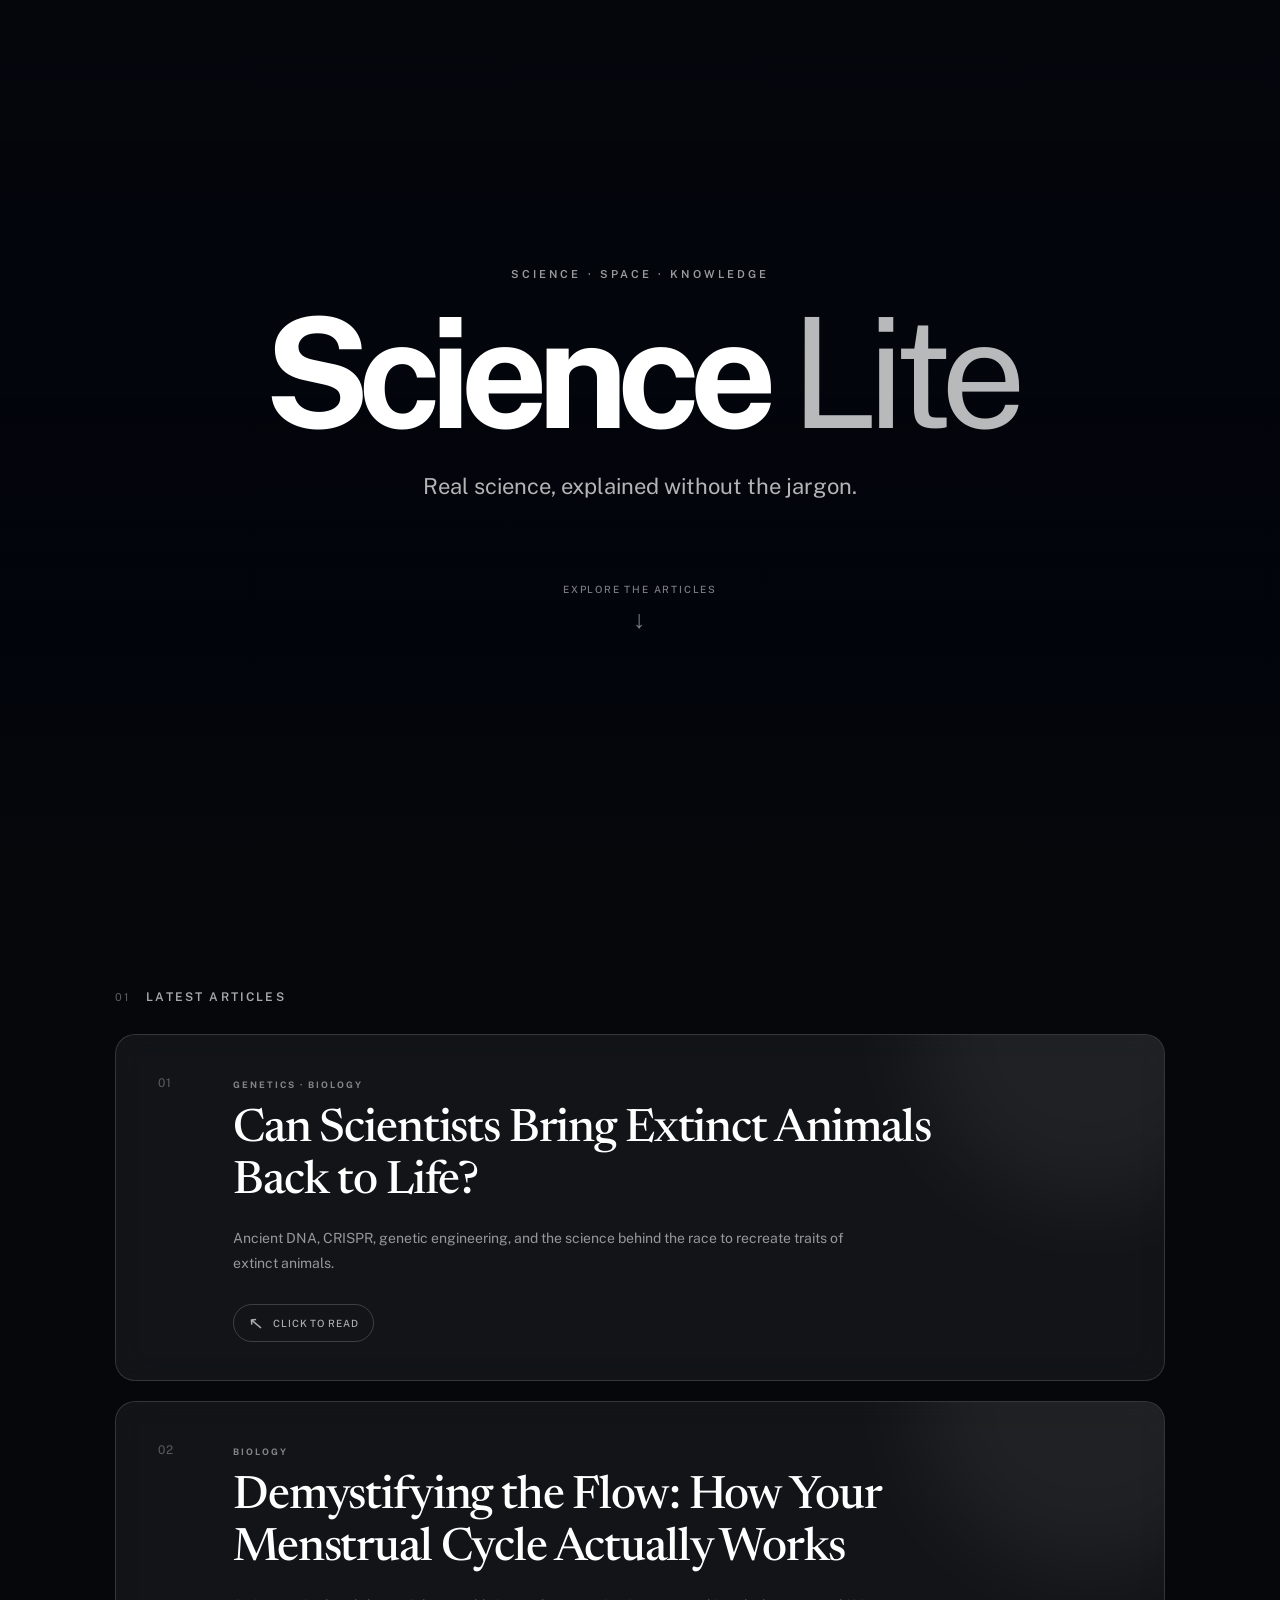
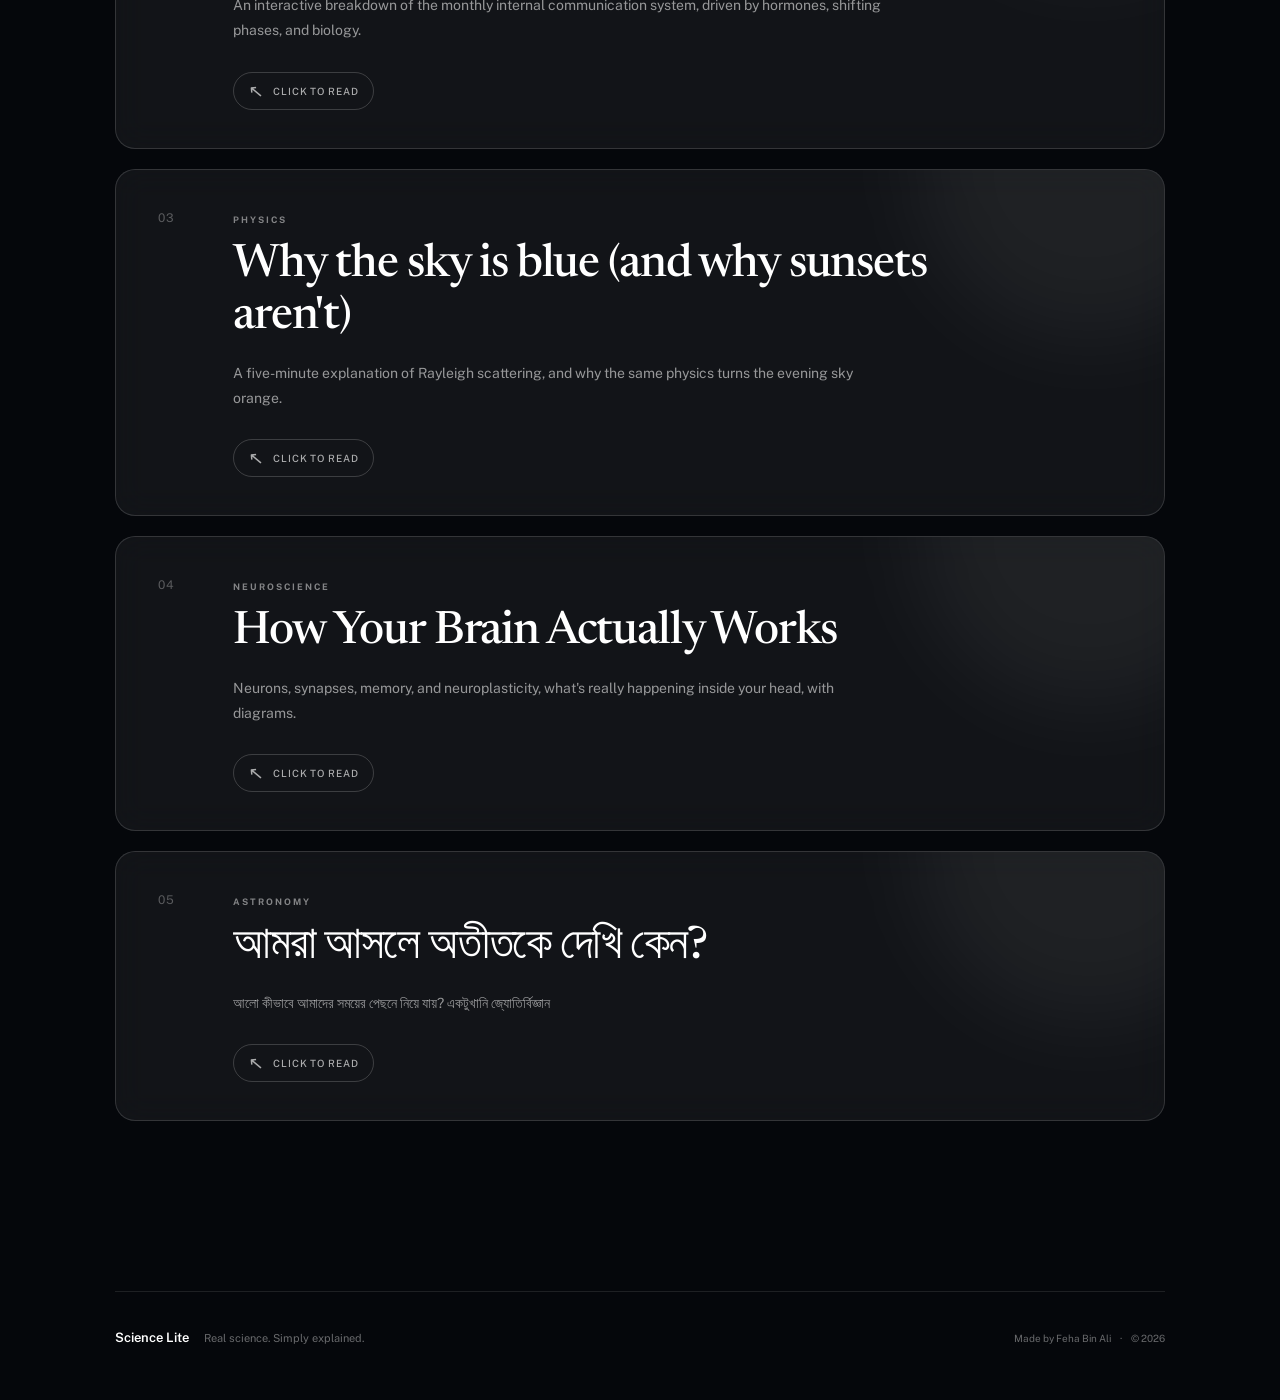
<file: index.html>
<!DOCTYPE html>
<html lang="en">
<head>
  <meta charset="UTF-8">
  <meta name="viewport" content="width=device-width, initial-scale=1.0">

  <title>Science Lite</title>

  <meta name="description" content="Science Lite — Real science, explained without the jargon.">

  <link rel="preconnect" href="https://fonts.googleapis.com">
  <link rel="preconnect" href="https://fonts.gstatic.com" crossorigin>

  <link href="https://fonts.googleapis.com/css2?family=Newsreader:wght@400;500;600&family=Public+Sans:wght@400;500;600;700&display=swap" rel="stylesheet">

  <link rel="stylesheet" href="index.css">
</head>

<body>

  <!-- Blurred science poster background -->
  <div class="science-background"></div>
  <div class="background-overlay"></div>

  <div class="page">

    <!-- HERO -->

    <header class="hero">

      <div class="hero-content">

        <p class="eyebrow">
          SCIENCE · SPACE · KNOWLEDGE
        </p>

        <h1>
          Science <span>Lite</span>
        </h1>

        <p class="tagline">
          Real science, explained without the jargon.
        </p>

        <div class="scroll-hint">
          <span>Explore the articles</span>
          <span class="arrow">↓</span>
        </div>

      </div>

    </header>


    <!-- ARTICLES -->

    <main class="articles">

      <div class="section-heading">
        <span>01</span>
        <h2>Latest Articles</h2>
      </div>


      <!-- ARTICLE 1: DE-EXTINCTION -->

      <a
        class="article-card"
        href="posts/de-extinction.html"
      >

        <div class="article-number">
          01
        </div>

        <div class="article-content">

          <span class="category">
            GENETICS · BIOLOGY
          </span>

          <h2>
            Can Scientists Bring Extinct Animals Back to Life?
          </h2>

          <p>
            Ancient DNA, CRISPR, genetic engineering, and the science
            behind the race to recreate traits of extinct animals.
          </p>

          <div class="read-more">
            <span class="cursor-icon">↖</span>
            <span>Click to read</span>
          </div>

        </div>

      </a>


      <!-- ARTICLE 2: MENSTRUAL CYCLE -->

      <a
        class="article-card"
        href="posts/how-periods-work.html"
      >

        <div class="article-number">
          02
        </div>

        <div class="article-content">

          <span class="category">
            BIOLOGY
          </span>

          <h2>
            Demystifying the Flow: How Your Menstrual Cycle Actually Works
          </h2>

          <p>
            An interactive breakdown of the monthly internal communication system,
            driven by hormones, shifting phases, and biology.
          </p>

          <div class="read-more">
            <span class="cursor-icon">↖</span>
            <span>Click to read</span>
          </div>

        </div>

      </a>


      <!-- ARTICLE 3: SKY -->

      <a
        class="article-card"
        href="posts/why-the-sky-is-blue.html"
      >

        <div class="article-number">
          03
        </div>

        <div class="article-content">

          <span class="category">
            PHYSICS
          </span>

          <h2>
            Why the sky is blue (and why sunsets aren't)
          </h2>

          <p>
            A five-minute explanation of Rayleigh scattering,
            and why the same physics turns the evening sky orange.
          </p>

          <div class="read-more">
            <span class="cursor-icon">↖</span>
            <span>Click to read</span>
          </div>

        </div>

      </a>


      <!-- ARTICLE 4: BRAIN -->

      <a
        class="article-card"
        href="posts/how-your-brain-works.html"
      >

        <div class="article-number">
          04
        </div>

        <div class="article-content">

          <span class="category">
            NEUROSCIENCE
          </span>

          <h2>
            How Your Brain Actually Works
          </h2>

          <p>
            Neurons, synapses, memory, and neuroplasticity,
            what's really happening inside your head, with diagrams.
          </p>

          <div class="read-more">
            <span class="cursor-icon">↖</span>
            <span>Click to read</span>
          </div>

        </div>

      </a>


      <!-- ARTICLE 5: SEEING THE PAST -->

      <a
        class="article-card"
        href="posts/why-we-see-the-past.html"
      >

        <div class="article-number">
          05
        </div>

        <div class="article-content">

          <span class="category">
            ASTRONOMY
          </span>

          <h2>
            আমরা আসলে অতীতকে দেখি কেন?
          </h2>

          <p>
            আলো কীভাবে আমাদের সময়ের পেছনে নিয়ে যায়?
            একটুখানি জ্যোতির্বিজ্ঞান
          </p>

          <div class="read-more">
            <span class="cursor-icon">↖</span>
            <span>Click to read</span>
          </div>

        </div>

      </a>


    </main>


    <!-- FOOTER -->

    <footer>

      <div class="footer-left">
        <strong>Science Lite</strong>
        <span>Real science. Simply explained.</span>
      </div>

      <div class="footer-right">
        Made by Feha Bin Ali
        <span>·</span>
        © 2026
      </div>

    </footer>

  </div>

</body>
</html>
</file>
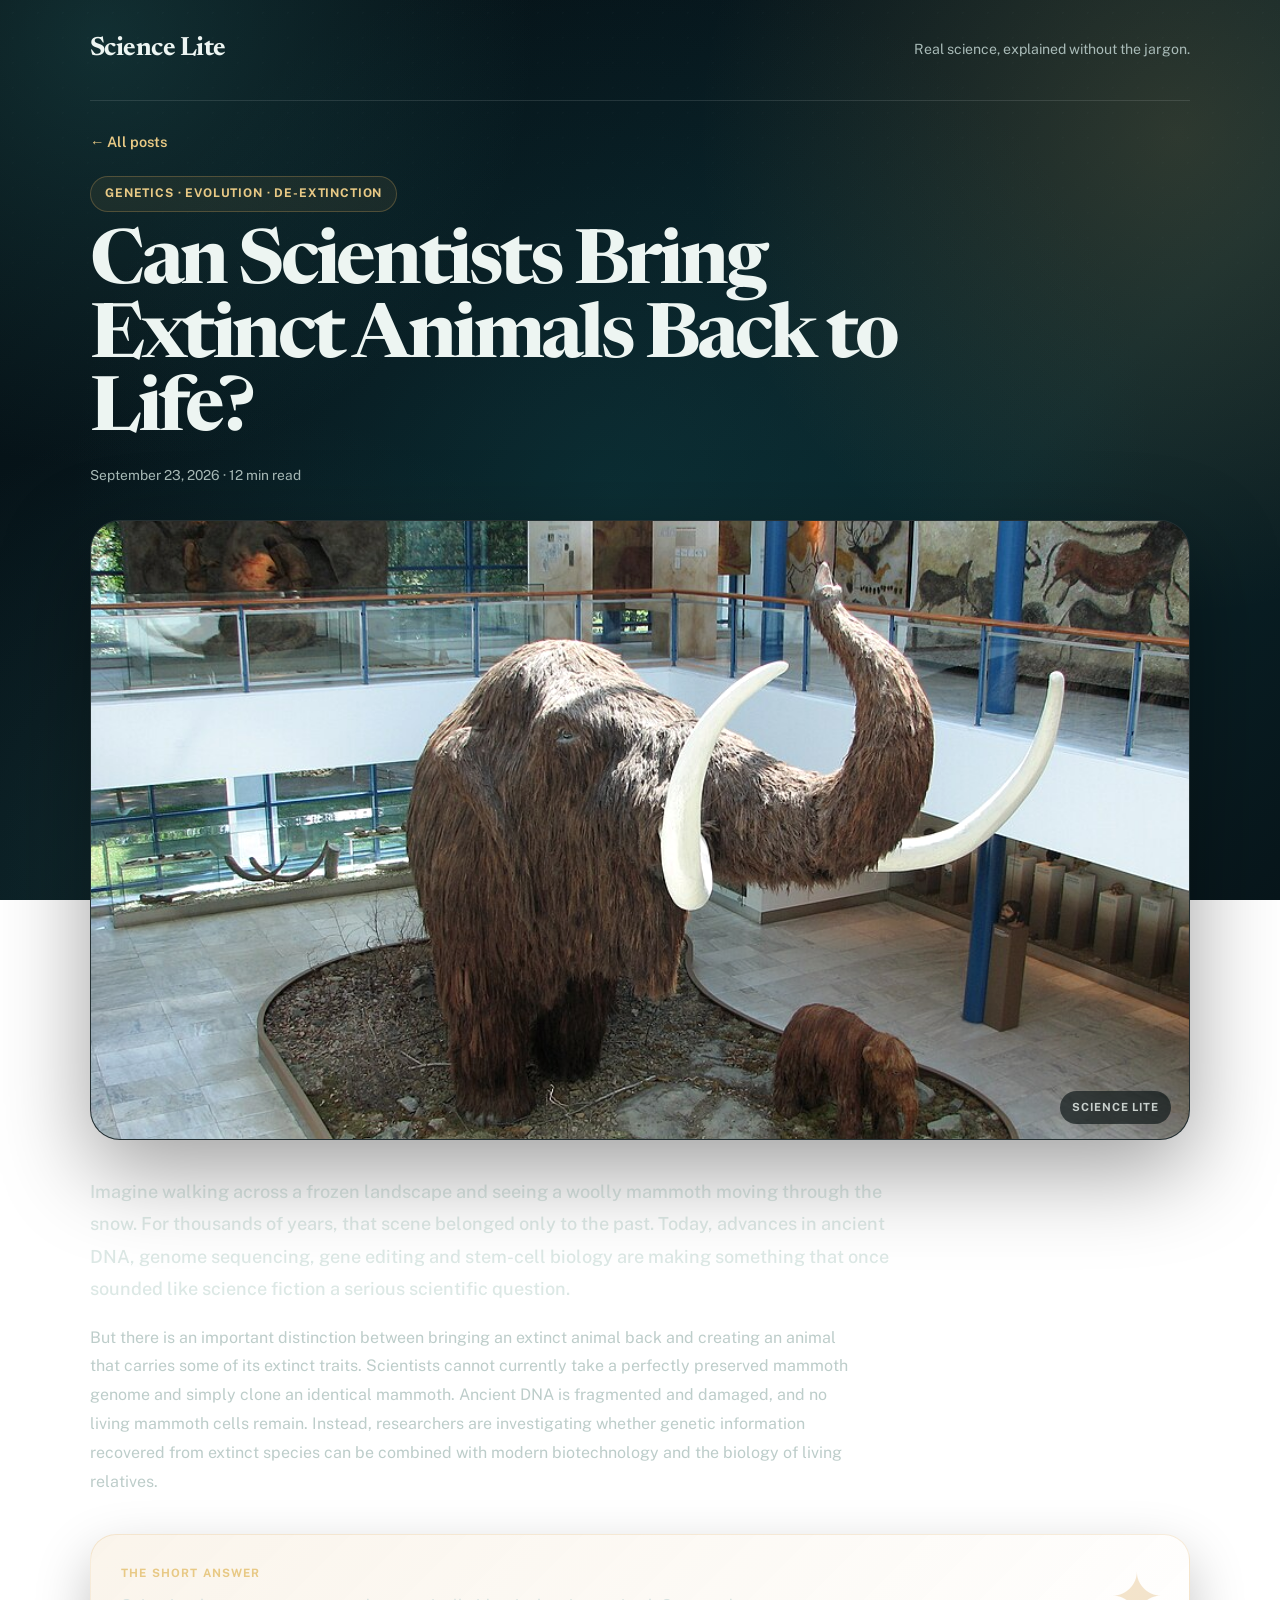
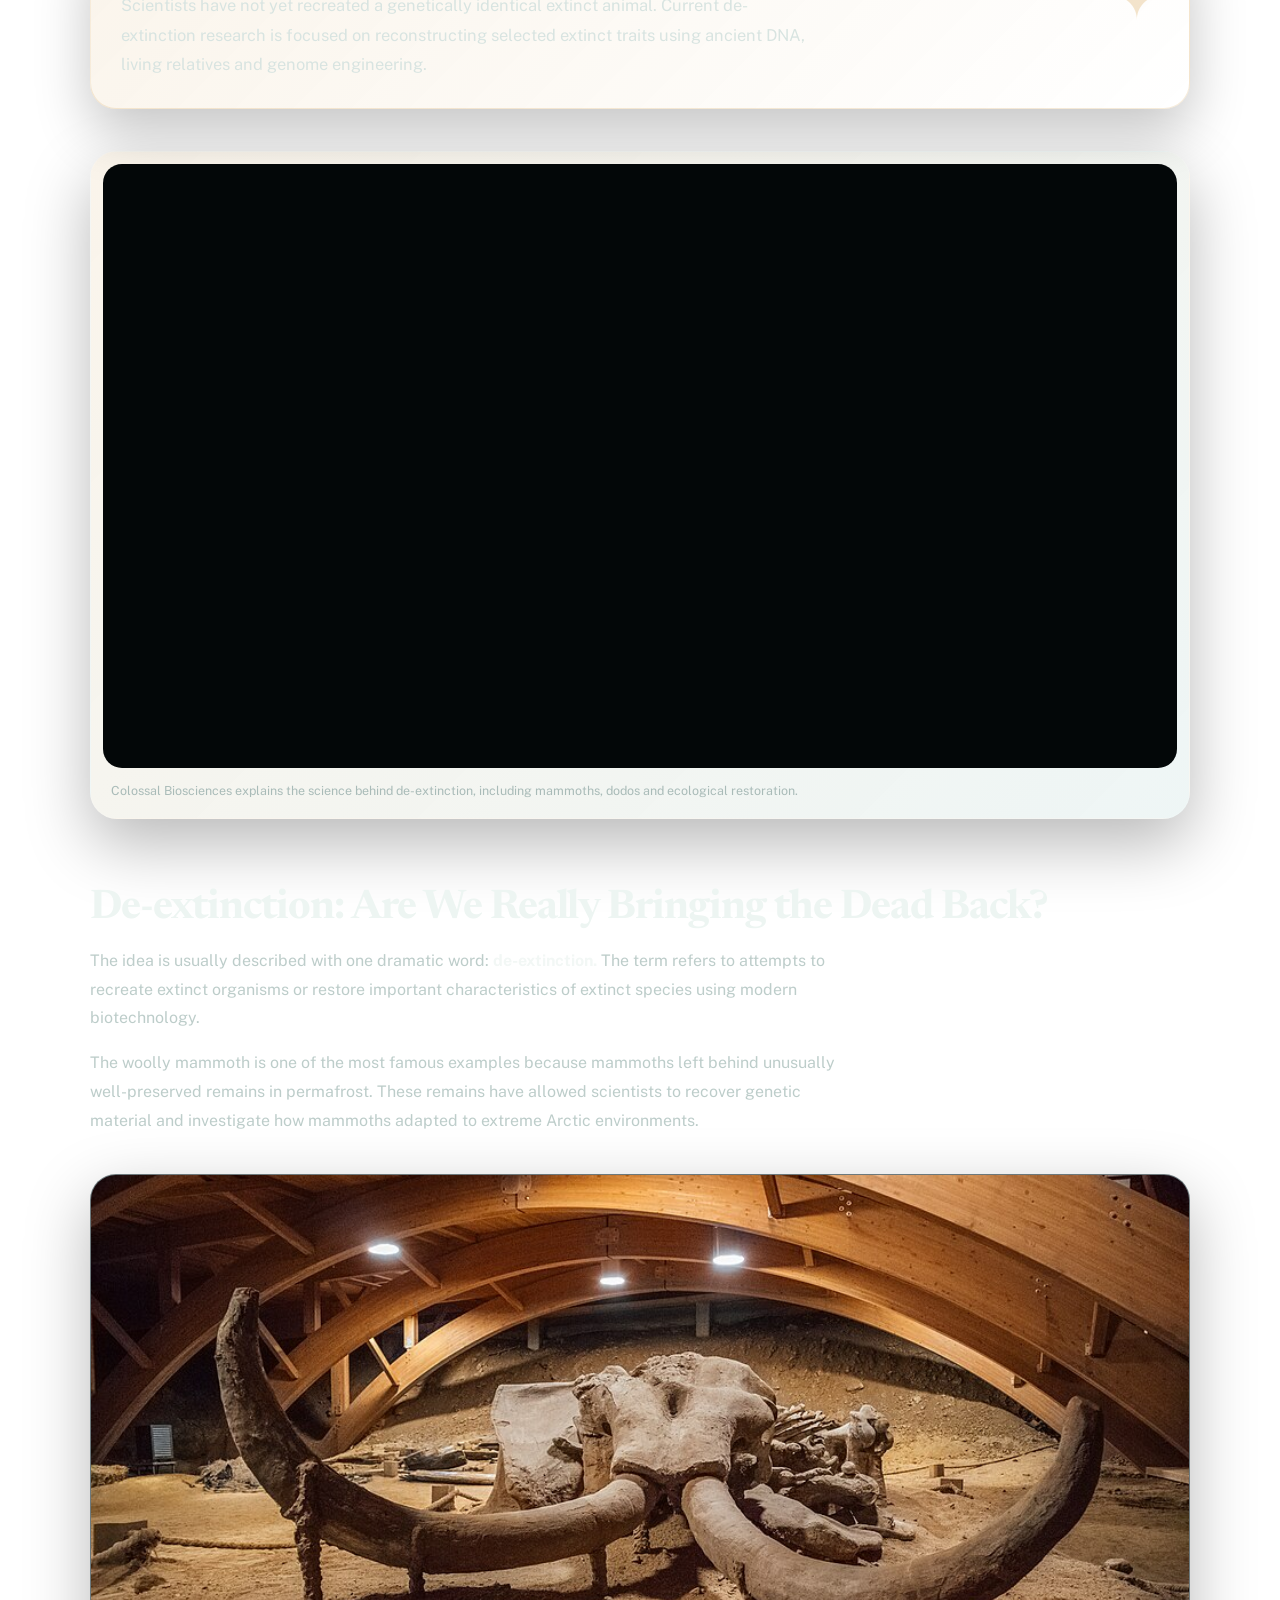
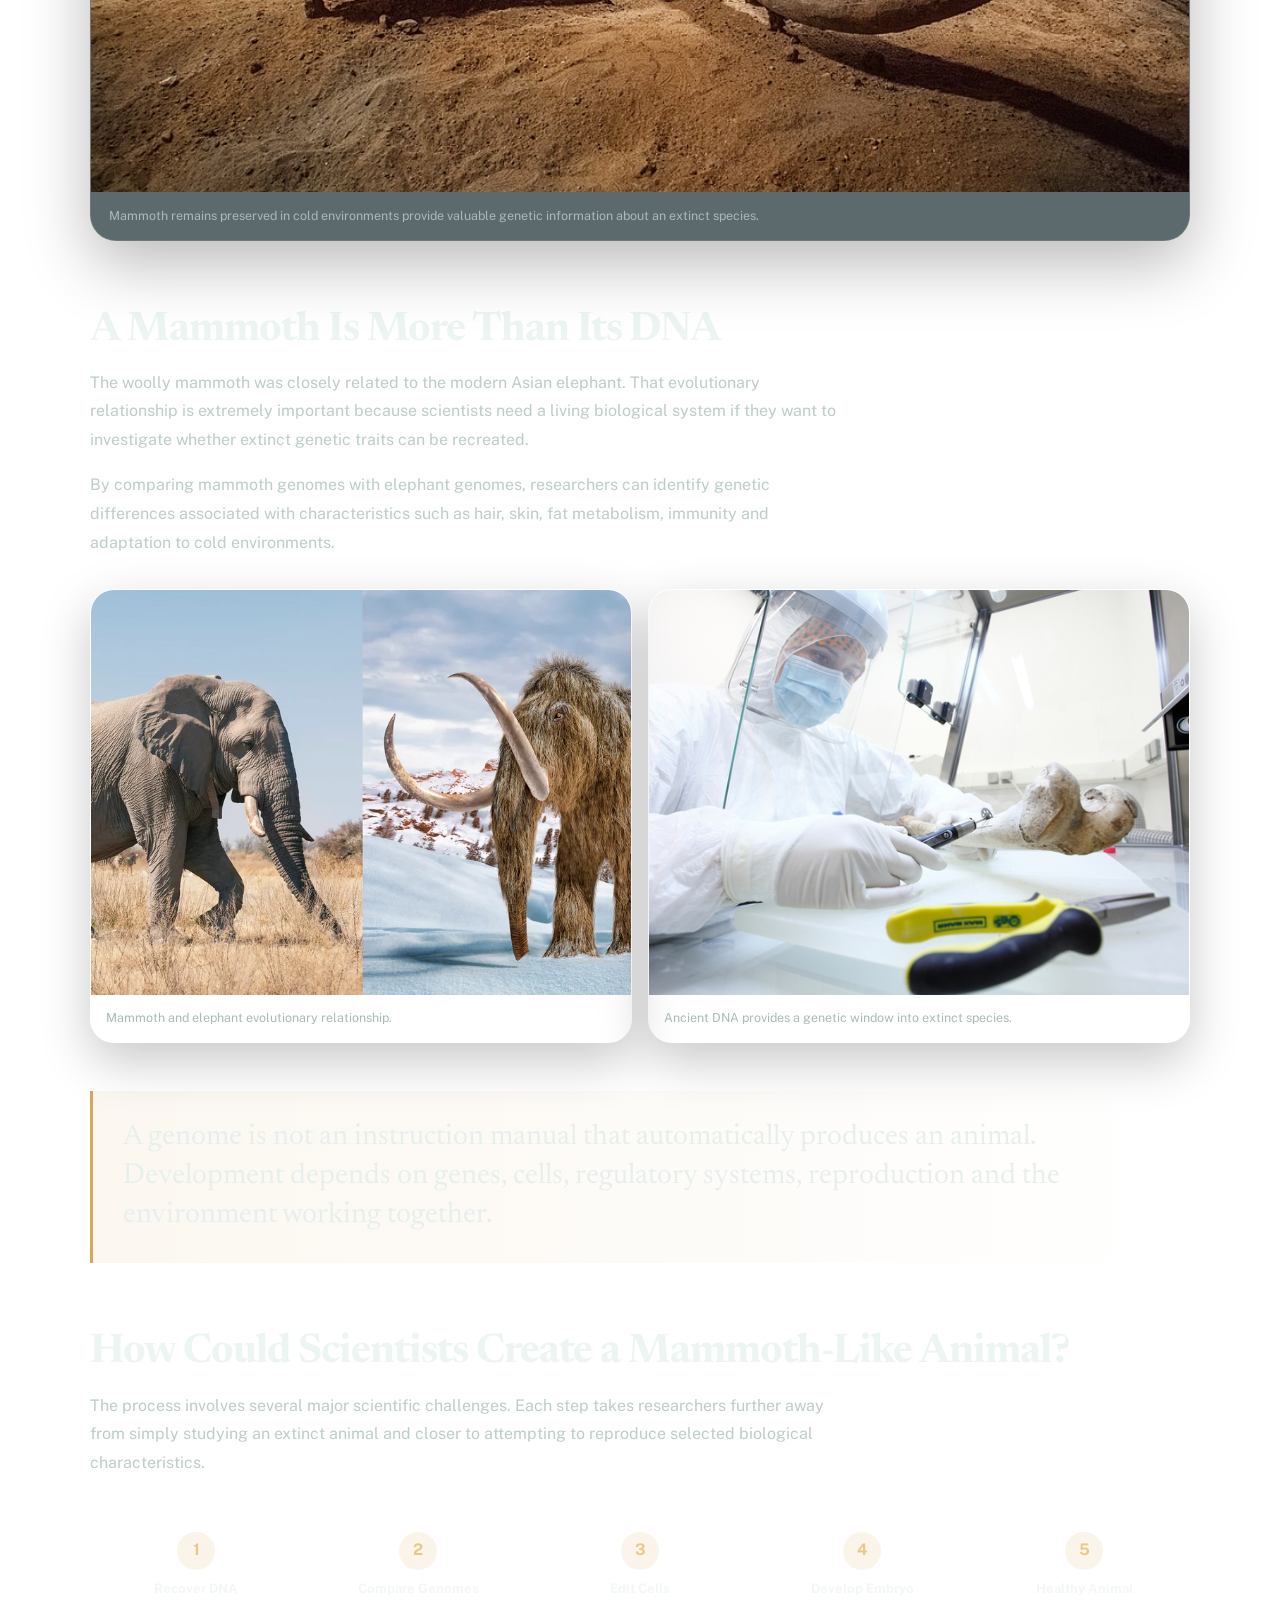
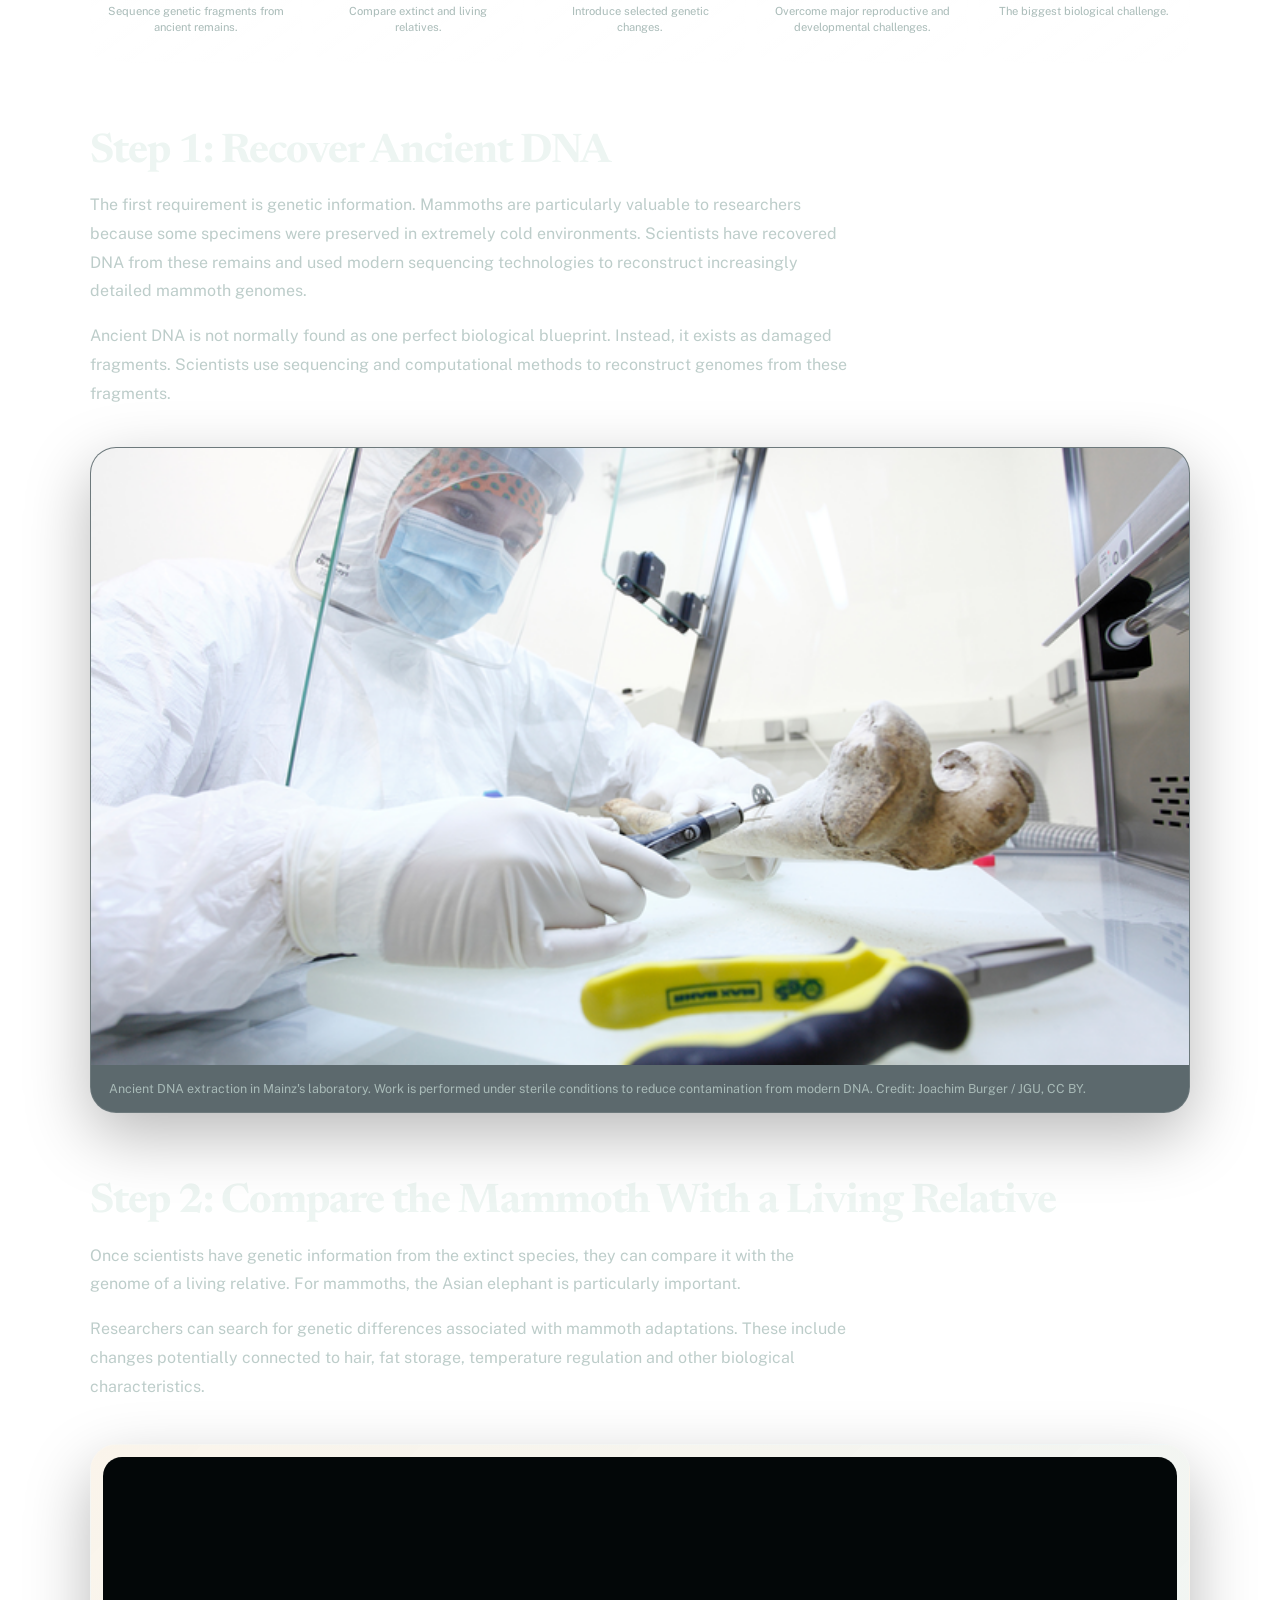
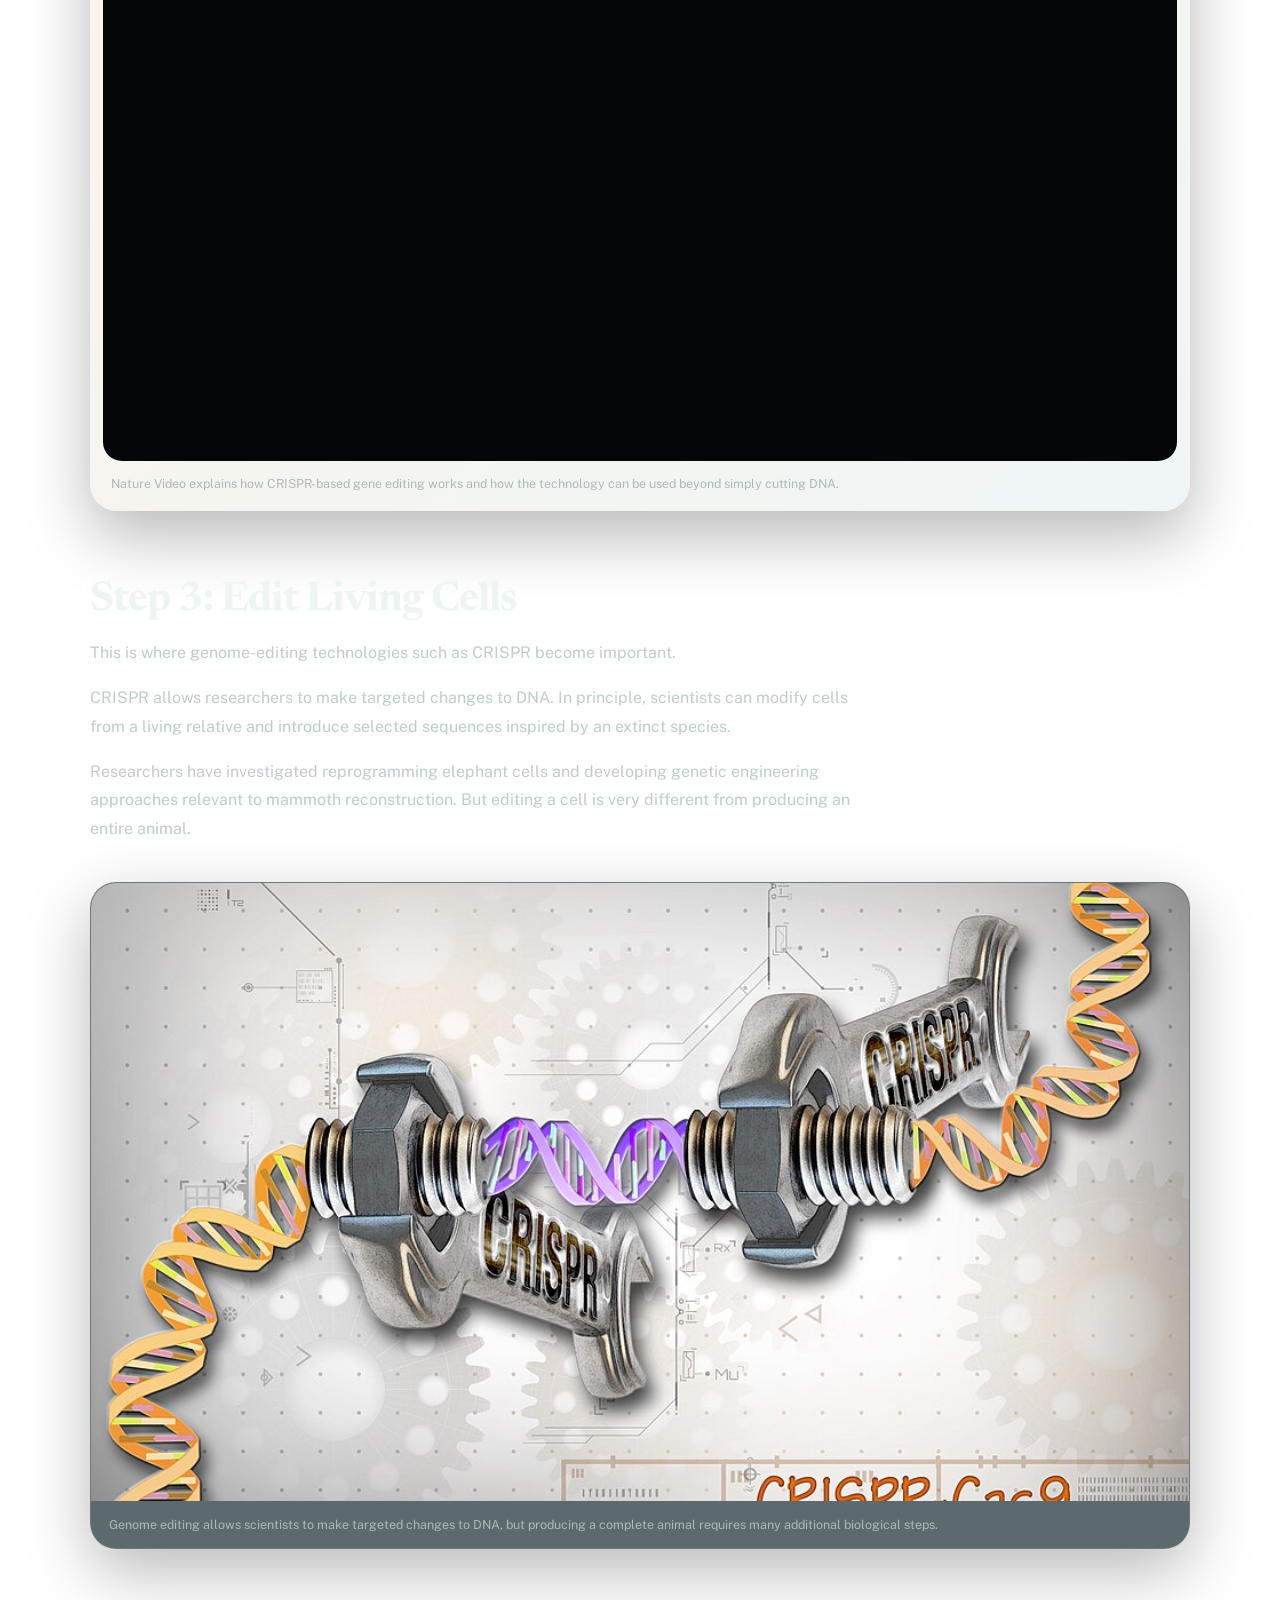
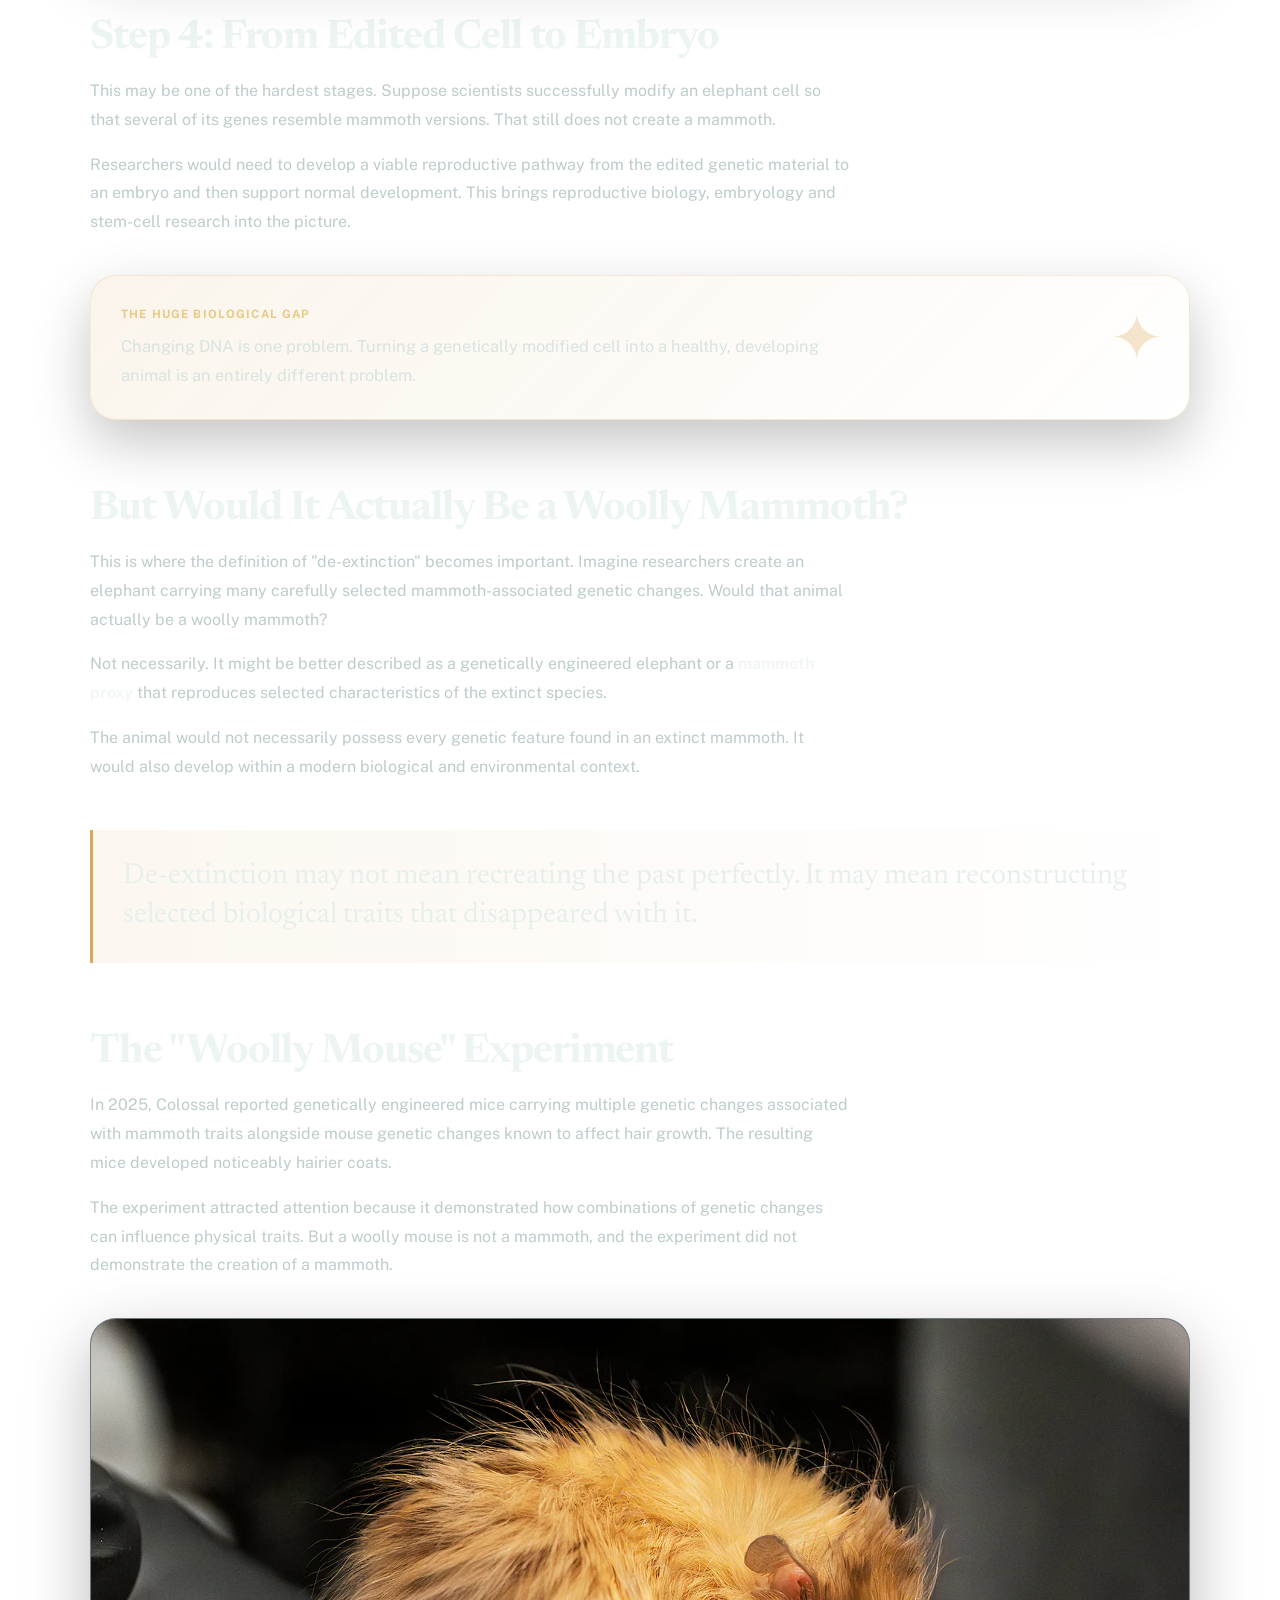
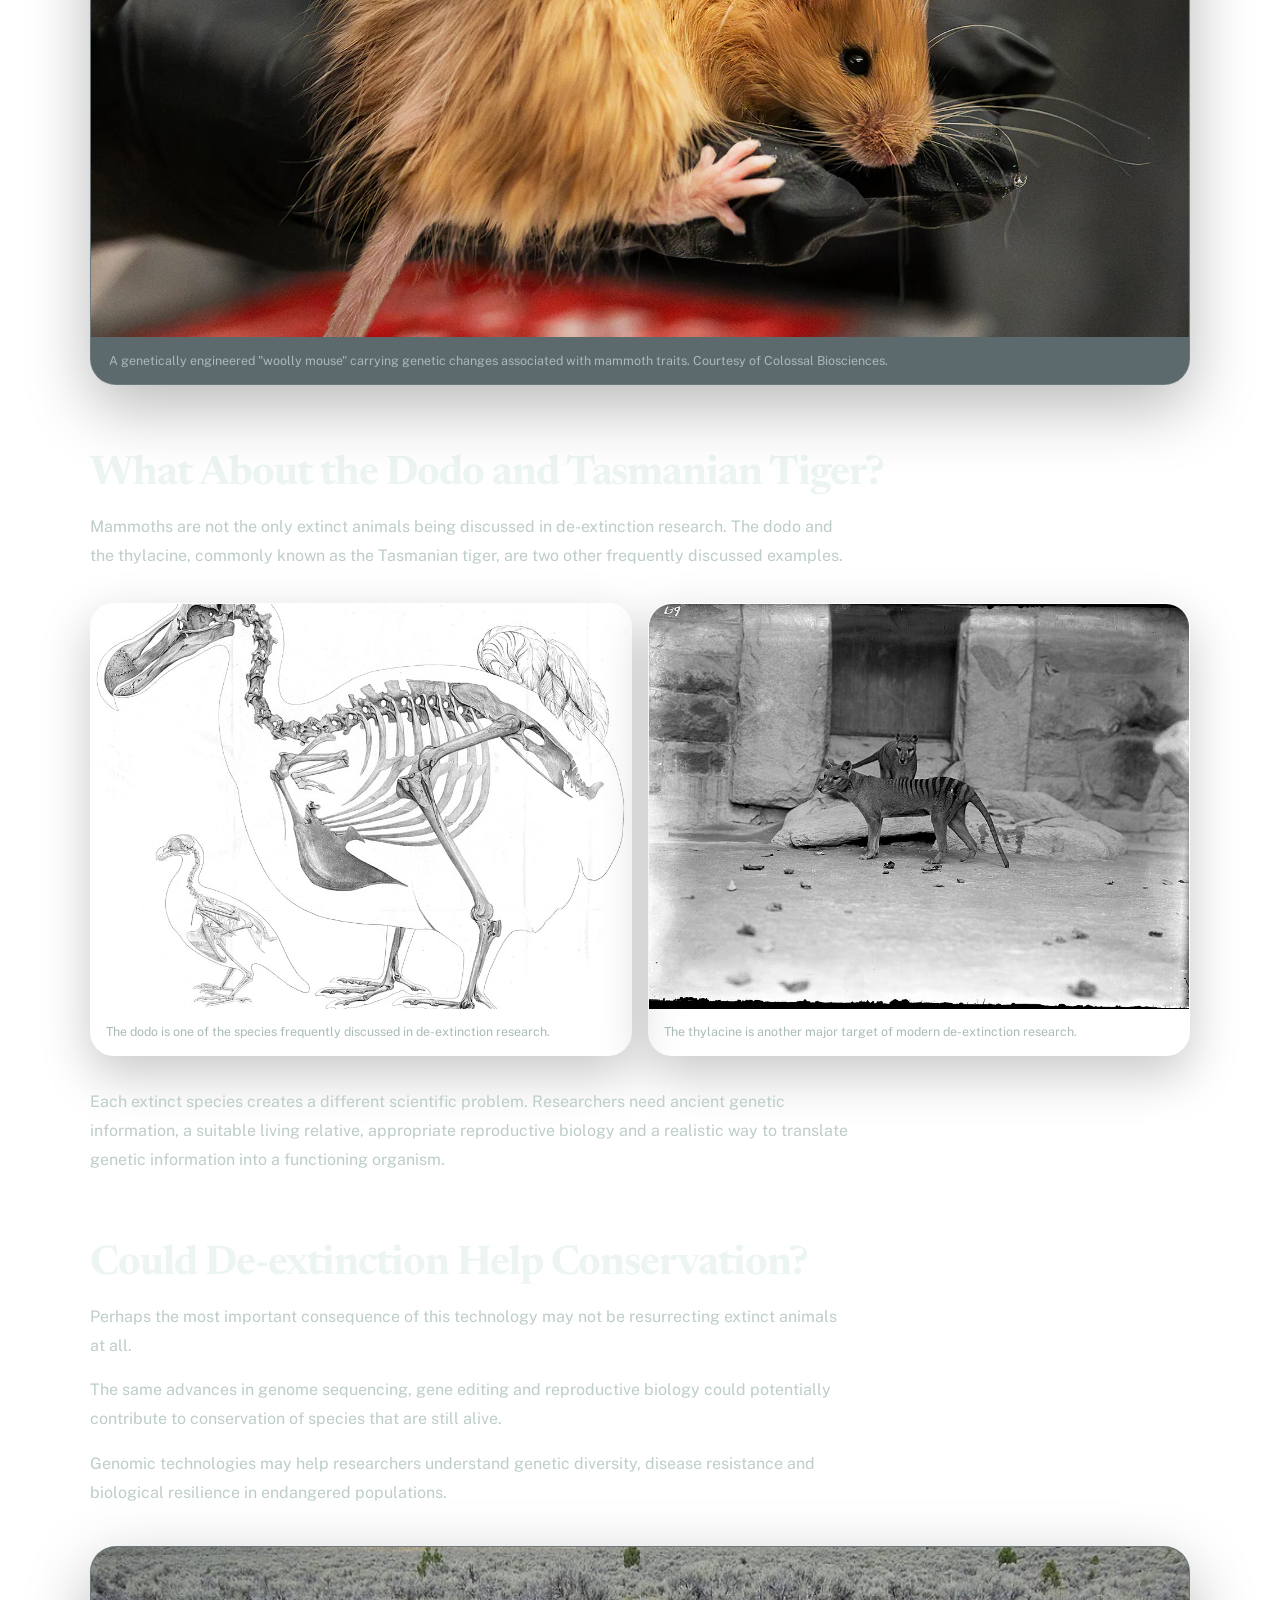
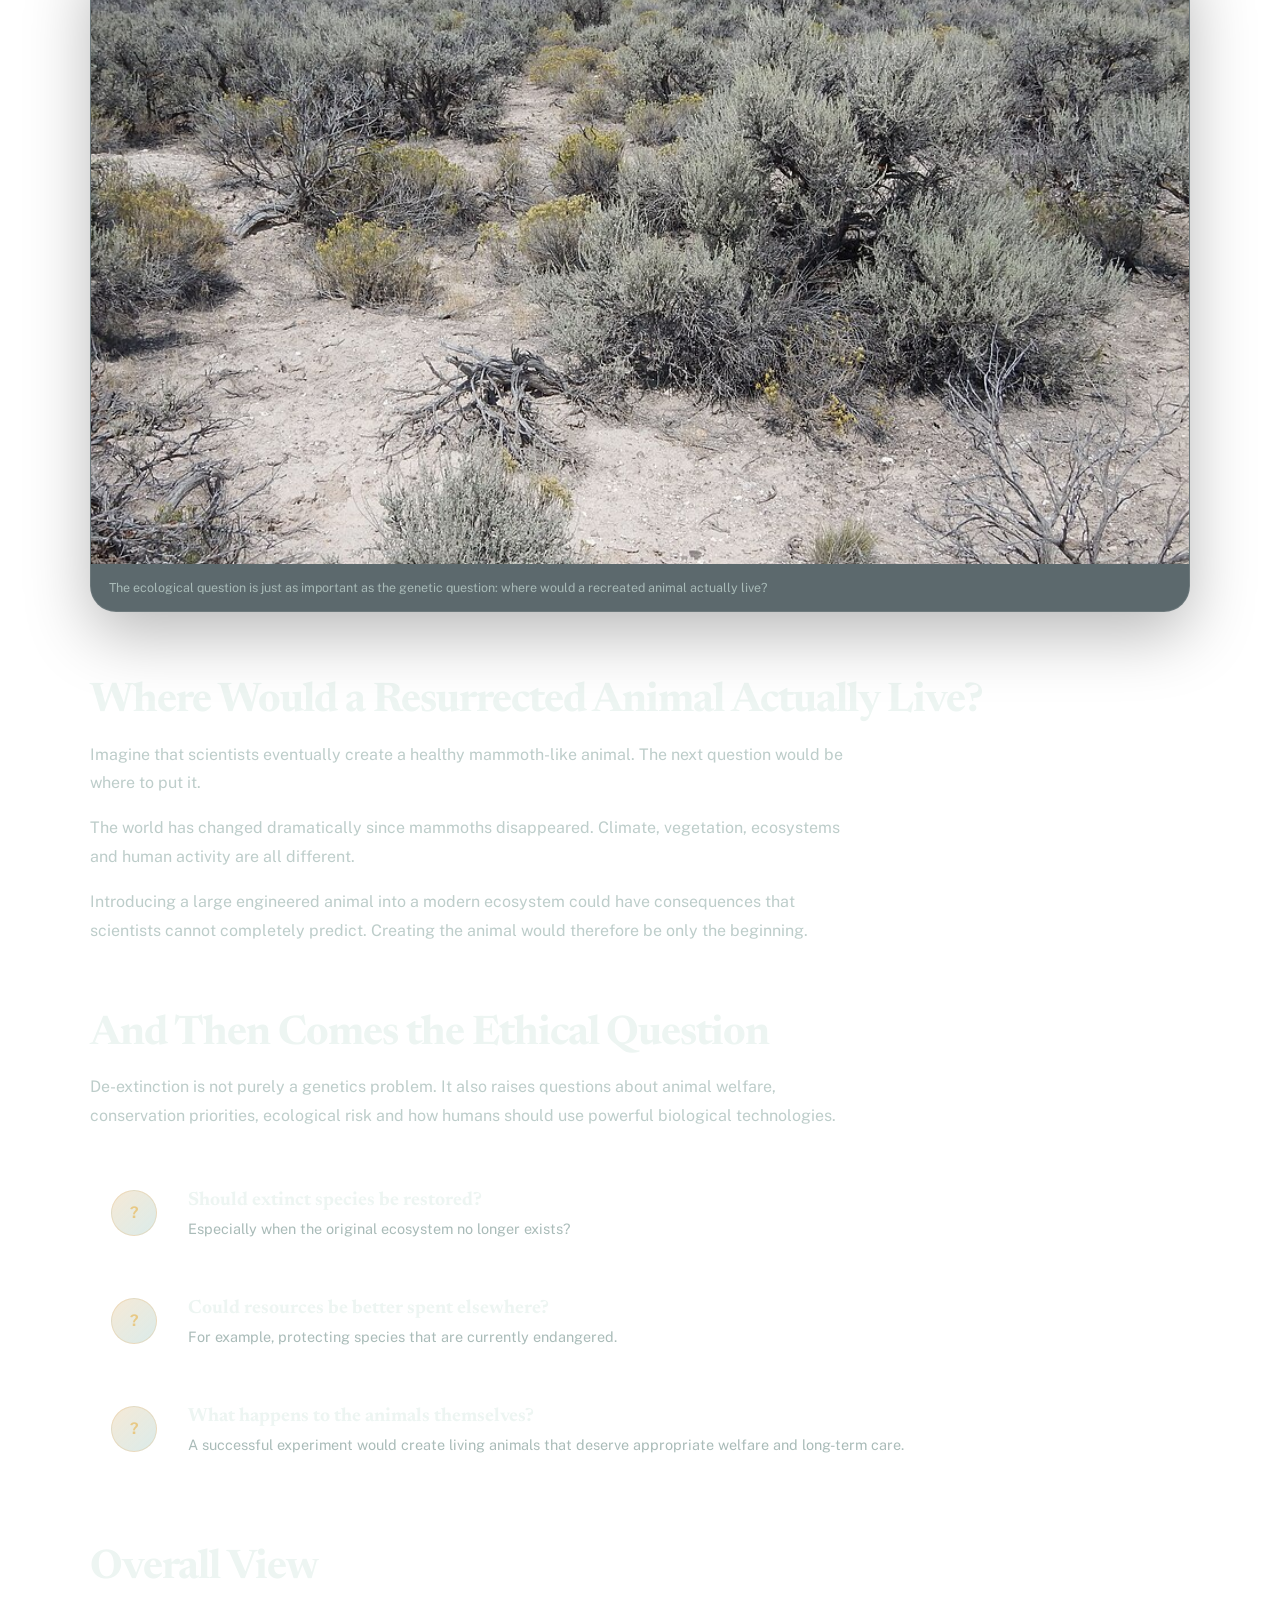
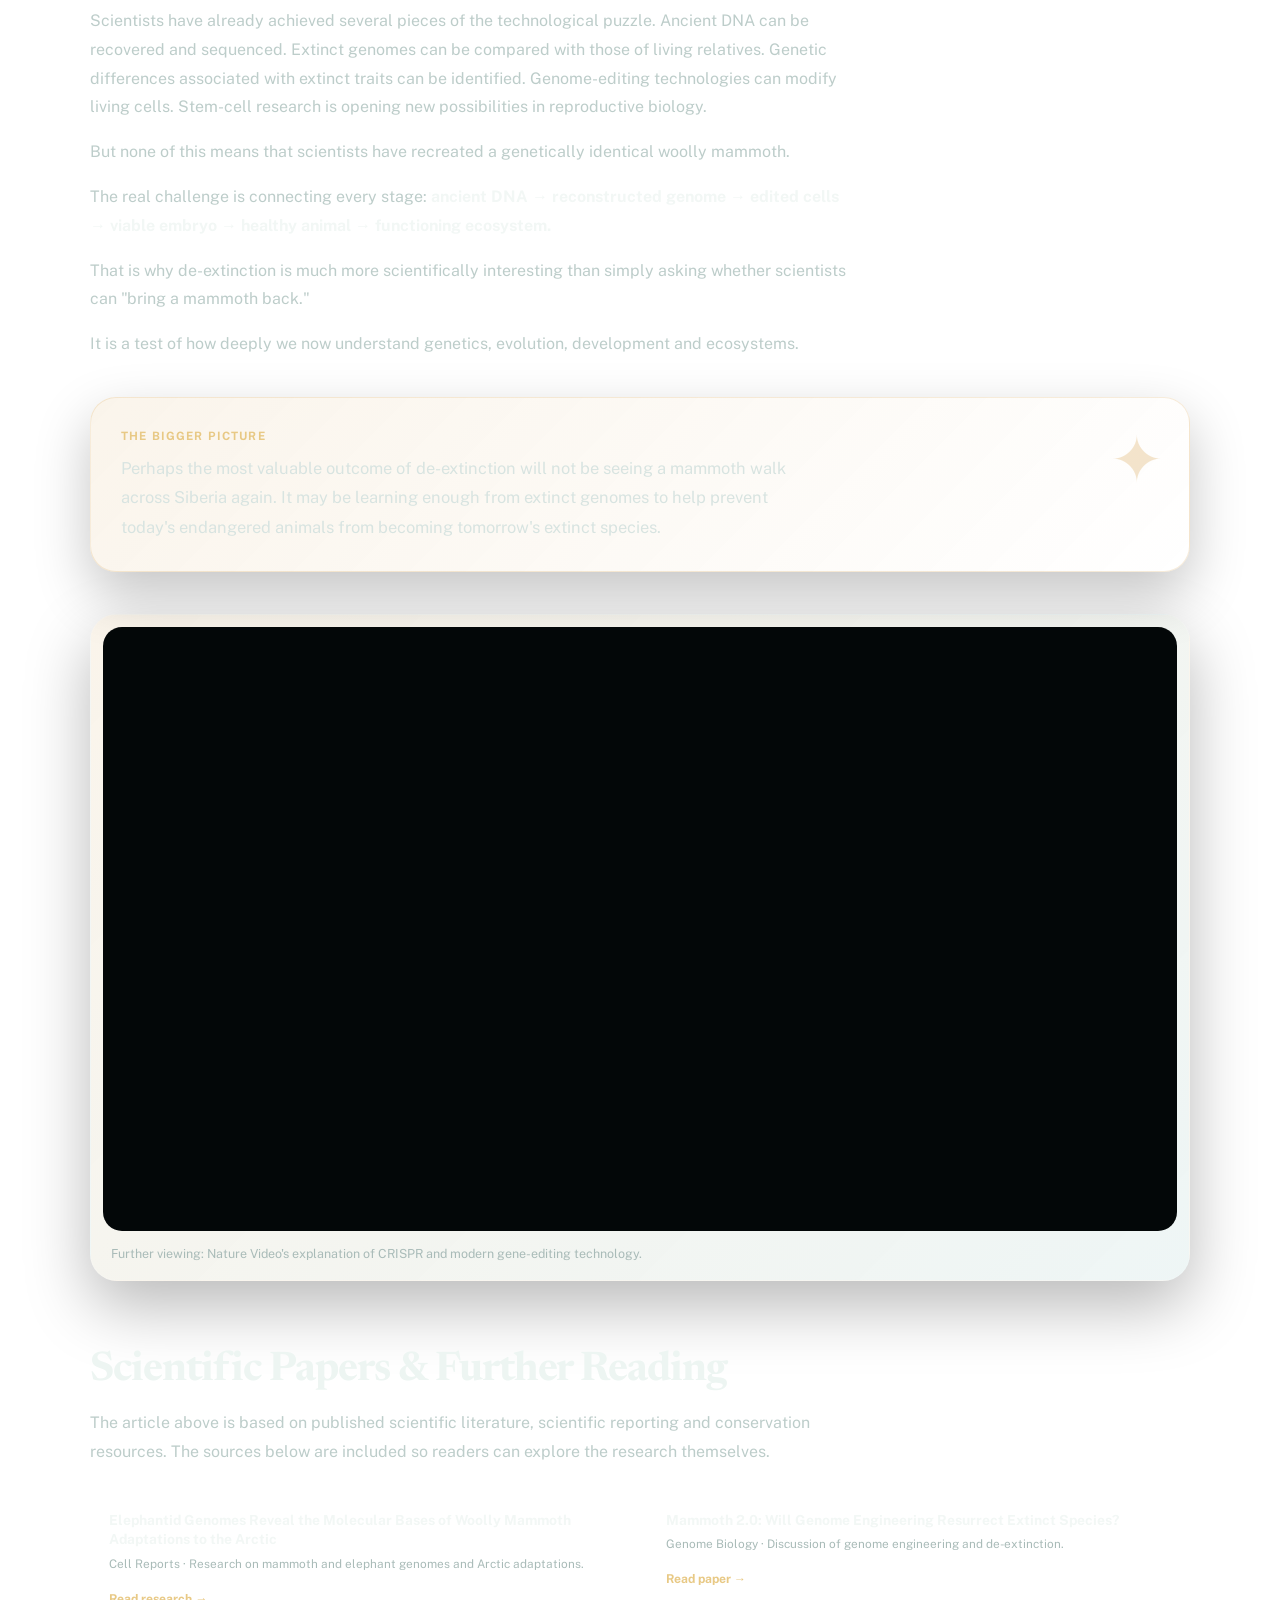
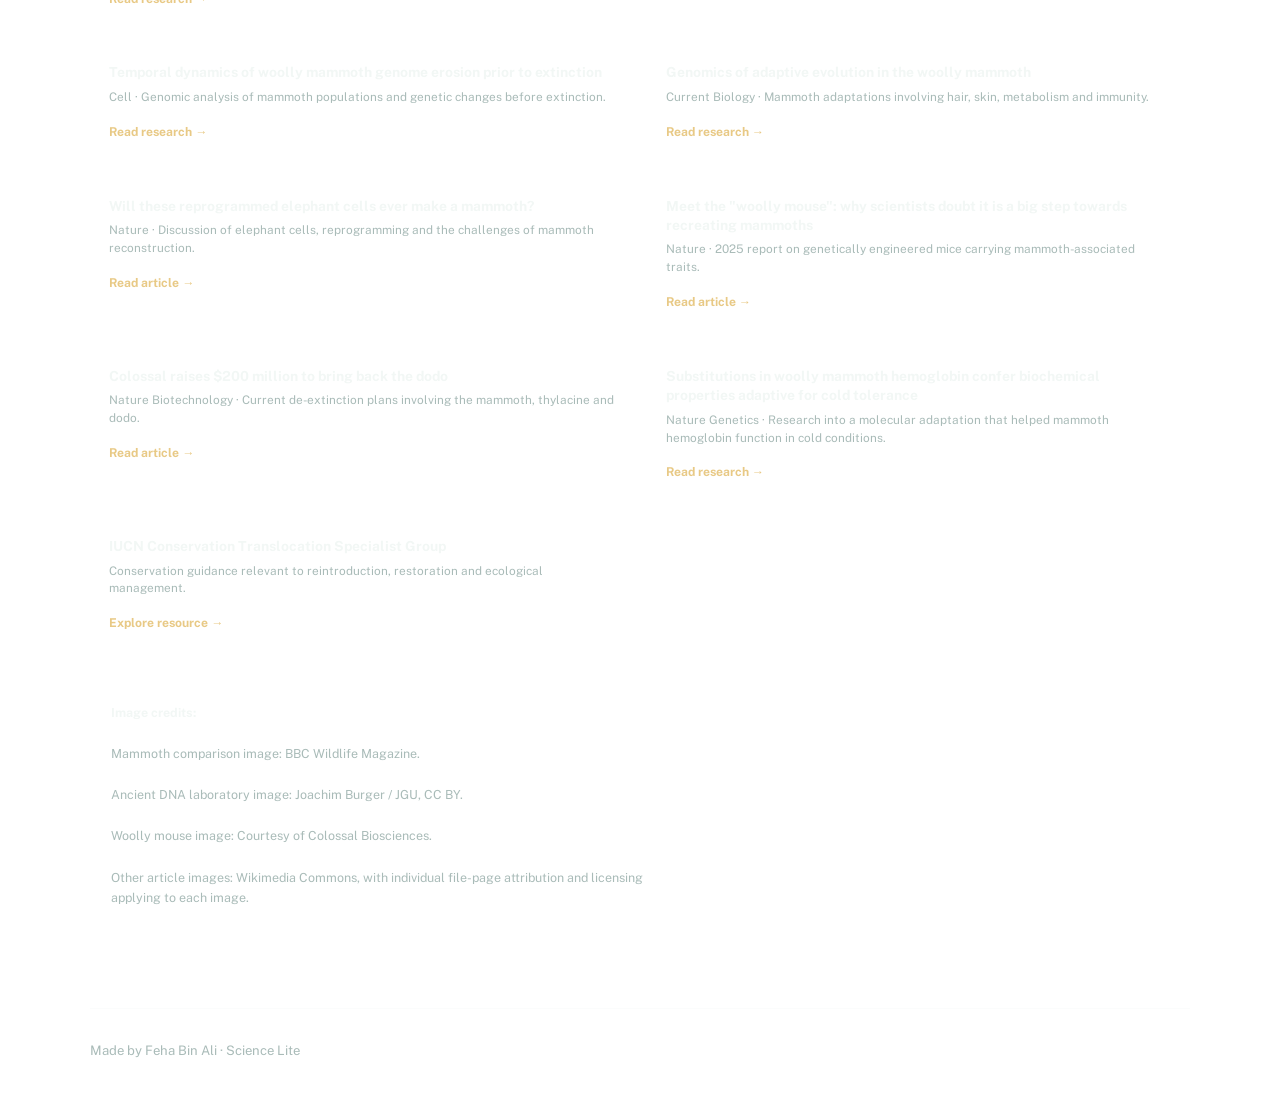
<file: posts/de-extinction.html>
<!DOCTYPE html>
<html lang="en">
<head>
  <meta charset="UTF-8">
  <meta name="viewport" content="width=device-width, initial-scale=1.0">

  <title>Can Scientists Bring Extinct Animals Back to Life? | Science Lite</title>

  <meta
    name="description"
    content="Can extinct animals really be brought back to life? Explore ancient DNA, CRISPR, mammoths, woolly mice, dodos, thylacines and the science of de-extinction."
  >

  <link rel="preconnect" href="https://fonts.googleapis.com">
  <link rel="preconnect" href="https://fonts.gstatic.com" crossorigin>

  <link
    href="https://fonts.googleapis.com/css2?family=Newsreader:opsz,wght@6..72,500;6..72,600;6..72,700&family=Public+Sans:wght@400;500;600;700&display=swap"
    rel="stylesheet"
  >

  <style>

    :root {
      --bg-dark: #071116;
      --bg-mid: #0c2027;
      --bg-teal: #10363b;

      --ink: #edf5f2;
      --ink-soft: #a9bbb8;

      --gold: #d9a85b;
      --gold-soft: #e8c985;

      --cyan: #79c7c0;

      --glass: rgba(16, 35, 40, 0.68);
      --glass-light: rgba(255,255,255,0.055);

      --line: rgba(220, 231, 226, 0.13);

      --serif: "Newsreader", Georgia, serif;
      --sans: "Public Sans", Arial, sans-serif;
    }

    * {
      box-sizing: border-box;
    }

    html {
      scroll-behavior: smooth;
    }

    body {
      margin: 0;
      color: var(--ink);
      font-family: var(--sans);
      line-height: 1.8;
      -webkit-font-smoothing: antialiased;
      min-height: 100vh;

      background:
        radial-gradient(
          circle at 8% 4%,
          rgba(55, 143, 142, 0.25),
          transparent 27rem
        ),

        radial-gradient(
          circle at 92% 15%,
          rgba(210, 161, 83, 0.18),
          transparent 30rem
        ),

        radial-gradient(
          circle at 48% 55%,
          rgba(24, 102, 107, 0.22),
          transparent 34rem
        ),

        radial-gradient(
          circle at 18% 95%,
          rgba(65, 116, 111, 0.18),
          transparent 28rem
        ),

        linear-gradient(
          135deg,
          #050d11 0%,
          #07171d 35%,
          #0a252b 68%,
          #08161b 100%
        );

      background-attachment: fixed;
    }

    body::before {
      content: "";

      position: fixed;
      inset: 0;
      pointer-events: none;
      opacity: 0.18;

      background-image:
        radial-gradient(
          rgba(220, 231, 226, 0.18) 1px,
          transparent 1px
        );

      background-size: 25px 25px;

      mask-image:
        linear-gradient(
          to bottom,
          rgba(0,0,0,.7),
          transparent 75%
        );
    }

    .wrap {
      width: min(1100px, calc(100% - 36px));
      margin: 0 auto;
    }

    .site-header {
      display: flex;
      align-items: center;
      justify-content: space-between;
      gap: 20px;
      padding: 26px 0;
      border-bottom: 1px solid var(--line);
    }

    .site-title {
      margin: 0;
      font-family: var(--serif);
      font-size: 1.65rem;
      font-weight: 700;
      letter-spacing: -0.02em;
    }

    .site-title a {
      color: var(--ink);
      text-decoration: none;
    }

    .site-tagline {
      margin: 0;
      color: var(--ink-soft);
      font-size: .88rem;
      text-align: right;
    }

    .back-link {
      display: inline-flex;
      align-items: center;
      gap: 7px;
      margin: 28px 0 22px;
      color: var(--gold-soft);
      text-decoration: none;
      font-size: .9rem;
      font-weight: 600;
    }

    .back-link:hover {
      text-decoration: underline;
    }

    article {
      padding-bottom: 80px;
    }

    .tag {
      display: inline-block;
      padding: 6px 14px;
      border: 1px solid rgba(217,168,91,.28);
      border-radius: 999px;
      background: rgba(217,168,91,.08);
      color: var(--gold-soft);
      font-size: .75rem;
      font-weight: 700;
      letter-spacing: .07em;
      text-transform: uppercase;
    }

    h1,
    h2,
    h3,
    h4 {
      font-family: var(--serif);
      color: var(--ink);
    }

    h1 {
      max-width: 900px;
      margin: 17px 0 13px;

      font-size: clamp(
        2.5rem,
        6vw,
        4.7rem
      );

      line-height: .98;
      letter-spacing: -.045em;
    }

    h2 {
      margin: 68px 0 15px;

      font-size: clamp(
        1.85rem,
        4vw,
        2.55rem
      );

      line-height: 1.08;
      letter-spacing: -.025em;
    }

    h3 {
      margin: 0 0 8px;
      font-size: 1.55rem;
      line-height: 1.15;
    }

    .post-meta {
      margin: 0 0 28px;
      color: var(--ink-soft);
      font-size: .86rem;
    }

    .lede {
      max-width: 76ch;
      margin: 0 0 18px;
      font-size: 1.13rem;
      color: #dce8e5;
      font-weight: 500;
    }

    article > p:not(.lede):not(.post-meta) {
      max-width: 76ch;
      color: #bdcdca;
      font-size: 1rem;
    }

    strong {
      color: #f2f7f5;
    }

    .hero-cover {
      position: relative;
      overflow: hidden;
      margin: 32px 0 36px;

      border-radius: 30px;
      border: 1px solid rgba(255,255,255,.11);
      background: #09161a;

      box-shadow:
        0 30px 90px rgba(0,0,0,.38);
    }

    .hero-cover img {
      display: block;
      width: 100%;
      aspect-ratio: 16 / 9;
      object-fit: cover;
      filter: saturate(.92) contrast(1.04);
    }

    .hero-cover::after {
      content: "SCIENCE LITE";

      position: absolute;
      right: 18px;
      bottom: 15px;

      padding: 6px 12px;
      border-radius: 999px;

      background: rgba(4,13,16,.62);
      color: rgba(240,247,244,.8);

      backdrop-filter: blur(14px);

      font-size: .7rem;
      font-weight: 700;
      letter-spacing: .08em;
    }

    .visual {
      margin: 38px 0;
      overflow: hidden;

      border-radius: 26px;
      border: 1px solid rgba(255,255,255,.10);
      background: var(--glass);

      box-shadow:
        0 22px 65px rgba(0,0,0,.28);

      backdrop-filter: blur(18px);
    }

    .visual img {
      display: block;
      width: 100%;
      aspect-ratio: 16 / 9;
      object-fit: cover;
    }

    .visual figcaption {
      padding: 14px 18px;
      color: var(--ink-soft);
      font-size: .78rem;
      line-height: 1.55;
    }

    .image-grid {
      display: grid;
      grid-template-columns: repeat(2, 1fr);
      gap: 16px;
      margin: 32px 0;
    }

    .image-card {
      overflow: hidden;

      border-radius: 24px;
      border: 1px solid rgba(255,255,255,.10);

      background: rgba(255,255,255,.045);

      box-shadow:
        0 18px 50px rgba(0,0,0,.22);
    }

    .image-card img {
      width: 100%;
      display: block;
      aspect-ratio: 4 / 3;
      object-fit: cover;
    }

    .image-card p {
      margin: 0;
      padding: 12px 15px;
      color: var(--ink-soft);
      font-size: .78rem;
    }

    .video-card {
      margin: 42px 0;
      padding: 12px;

      border-radius: 27px;

      background:
        linear-gradient(
          135deg,
          rgba(217,168,91,.12),
          rgba(67,151,148,.09)
        );

      border: 1px solid rgba(255,255,255,.10);

      box-shadow:
        0 25px 65px rgba(0,0,0,.28);
    }

    .video-frame {
      position: relative;
      overflow: hidden;
      border-radius: 19px;
      aspect-ratio: 16 / 9;
      background: #030708;
    }

    .video-frame iframe {
      position: absolute;
      inset: 0;
      width: 100%;
      height: 100%;
      border: 0;
    }

    .video-caption {
      padding: 12px 8px 3px;
      color: var(--ink-soft);
      font-size: .78rem;
    }

    .fact-card {
      position: relative;
      margin: 38px 0;
      padding: 28px 30px;
      overflow: hidden;

      border-radius: 26px;
      border: 1px solid rgba(217,168,91,.22);

      background:
        linear-gradient(
          135deg,
          rgba(217,168,91,.12),
          rgba(255,255,255,.035)
        );

      box-shadow:
        0 22px 55px rgba(0,0,0,.23);
    }

    .fact-card::before {
      content: "✦";

      position: absolute;
      right: 25px;
      top: 12px;

      color: rgba(217,168,91,.3);
      font-size: 4rem;
      font-family: var(--serif);
    }

    .fact-card .label {
      display: block;
      margin-bottom: 7px;

      color: var(--gold-soft);

      font-size: .72rem;
      font-weight: 700;
      letter-spacing: .1em;
      text-transform: uppercase;
    }

    .fact-card p {
      max-width: 70ch;
      margin: 0;
      color: #d8e4e1;
      font-size: 1.03rem;
    }

    .pullquote {
      margin: 48px 0;
      padding: 28px 30px;

      border-left: 3px solid var(--gold);

      color: #e6efec;

      font-family: var(--serif);

      font-size: clamp(
        1.35rem,
        3vw,
        1.8rem
      );

      line-height: 1.35;

      background:
        linear-gradient(
          90deg,
          rgba(217,168,91,.09),
          transparent
        );
    }

    .timeline {
      margin: 38px 0;
      display: grid;
      gap: 14px;
    }

    .timeline-item {
      display: grid;
      grid-template-columns: 60px 1fr;
      gap: 17px;

      padding: 20px;

      border-radius: 22px;
      border: 1px solid rgba(255,255,255,.08);

      background: rgba(255,255,255,.045);
    }

    .timeline-number {
      display: grid;
      place-items: center;

      width: 46px;
      height: 46px;

      border-radius: 50%;

      background:
        linear-gradient(
          135deg,
          rgba(217,168,91,.25),
          rgba(75,158,153,.20)
        );

      border: 1px solid rgba(217,168,91,.25);

      color: var(--gold-soft);
      font-weight: 700;
    }

    .timeline-item h3 {
      margin: 0 0 4px;
      font-size: 1.2rem;
    }

    .timeline-item p {
      margin: 0;
      color: var(--ink-soft);
      font-size: .9rem;
    }

    .flow {
      display: grid;
      grid-template-columns: repeat(5, 1fr);
      gap: 10px;
      margin: 35px 0;
    }

    .flow-card {
      min-height: 150px;
      padding: 18px 13px;
      text-align: center;

      border-radius: 21px;
      border: 1px solid rgba(255,255,255,.09);

      background:
        linear-gradient(
          145deg,
          rgba(255,255,255,.065),
          rgba(255,255,255,.025)
        );
    }

    .flow-card span {
      display: grid;
      place-items: center;

      width: 38px;
      height: 38px;

      margin: 0 auto 10px;

      border-radius: 50%;

      background: rgba(217,168,91,.13);
      color: var(--gold-soft);

      font-weight: 700;
    }

    .flow-card strong {
      display: block;
      font-size: .82rem;
      line-height: 1.3;
    }

    .flow-card small {
      display: block;
      margin-top: 7px;
      color: var(--ink-soft);
      font-size: .7rem;
      line-height: 1.4;
    }

    .sources {
      display: grid;
      grid-template-columns: repeat(2, 1fr);
      gap: 13px;
      margin: 25px 0;
    }

    .source-card {
      padding: 18px;

      border-radius: 20px;
      border: 1px solid rgba(255,255,255,.08);

      background:
        rgba(255,255,255,.04);

      transition:
        transform .2s ease,
        border-color .2s ease;
    }

    .source-card:hover {
      transform: translateY(-3px);
      border-color: rgba(217,168,91,.3);
    }

    .source-card strong {
      display: block;
      margin-bottom: 6px;
      font-size: .87rem;
      line-height: 1.4;
    }

    .source-card span {
      display: block;
      margin-bottom: 10px;
      color: var(--ink-soft);
      font-size: .74rem;
      line-height: 1.5;
    }

    .source-card a {
      color: var(--gold-soft);
      text-decoration: none;
      font-size: .76rem;
      font-weight: 700;
    }

    .source-card a:hover {
      text-decoration: underline;
    }

    .credit-note {
      max-width: 76ch;
      margin-top: 28px;

      padding: 18px 20px;

      border-radius: 18px;
      border: 1px solid rgba(255,255,255,.08);

      background: rgba(255,255,255,.035);

      color: var(--ink-soft);
      font-size: .78rem;
      line-height: 1.65;
    }

    footer {
      padding: 30px 0 40px;
      border-top: 1px solid var(--line);
      color: var(--ink-soft);
      font-size: .82rem;
    }

    @media (max-width: 800px) {
      .flow {
        grid-template-columns: repeat(2, 1fr);
      }
    }

    @media (max-width: 700px) {
      .site-header {
        align-items: flex-start;
        flex-direction: column;
      }

      .site-tagline {
        text-align: left;
      }

      .image-grid {
        grid-template-columns: 1fr;
      }

      .sources {
        grid-template-columns: 1fr;
      }
    }

    @media (max-width: 520px) {
      .wrap {
        width: min(100% - 24px, 1100px);
      }

      h1 {
        font-size: 2.6rem;
      }

      .hero-cover {
        border-radius: 21px;
      }

      .fact-card {
        padding: 23px 21px;
      }

      .timeline-item {
        grid-template-columns: 46px 1fr;
      }

      .flow {
        grid-template-columns: 1fr;
      }
    }

  </style>
</head>


<body>

<div class="wrap">

  <header class="site-header">

    <p class="site-title">
      <a href="../index.html">
        Science Lite
      </a>
    </p>

    <p class="site-tagline">
      Real science, explained without the jargon.
    </p>

  </header>


  <main>

    <a class="back-link" href="../index.html">
      ← All posts
    </a>


    <article>

      <span class="tag">
        Genetics · Evolution · De-extinction
      </span>


      <h1>
        Can Scientists Bring Extinct Animals Back to Life?
      </h1>


      <p class="post-meta">
        September 23, 2026 · 12 min read
      </p>


      <figure class="hero-cover">

        <img
          src="../assets/mammoth-hero.jpg"
          alt="Woolly mammoth walking across an ancient frozen landscape"
        >

      </figure>


      <p class="lede">

        Imagine walking across a frozen landscape and seeing a woolly
        mammoth moving through the snow. For thousands of years, that
        scene belonged only to the past. Today, advances in ancient DNA,
        genome sequencing, gene editing and stem-cell biology are making
        something that once sounded like science fiction a serious
        scientific question.

      </p>


      <p>

        But there is an important distinction between bringing an extinct
        animal back and creating an animal that carries some of its
        extinct traits.

        Scientists cannot currently take a perfectly preserved mammoth
        genome and simply clone an identical mammoth. Ancient DNA is
        fragmented and damaged, and no living mammoth cells remain.

        Instead, researchers are investigating whether genetic information
        recovered from extinct species can be combined with modern
        biotechnology and the biology of living relatives.

      </p>


      <div class="fact-card">

        <span class="label">
          The short answer
        </span>

        <p>

          Scientists have not yet recreated a genetically identical extinct
          animal. Current de-extinction research is focused on reconstructing
          selected extinct traits using ancient DNA, living relatives and
          genome engineering.

        </p>

      </div>


      <div class="video-card">

        <div class="video-frame">

          <iframe
            src="https://www.youtube.com/embed/jDDBV3ysHRM"
            title="De-Extinction: Can the Woolly Mammoth & Dodo Restore our Ecosystem?"
            loading="lazy"
            allow="accelerometer; autoplay; clipboard-write; encrypted-media; gyroscope; picture-in-picture; web-share"
            allowfullscreen>
          </iframe>

        </div>

        <div class="video-caption">

          Colossal Biosciences explains the science behind de-extinction,
          including mammoths, dodos and ecological restoration.

        </div>

      </div>


      <h2>
        De-extinction: Are We Really Bringing the Dead Back?
      </h2>


      <p>

        The idea is usually described with one dramatic word:
        <strong>de-extinction.</strong>

        The term refers to attempts to recreate extinct organisms or
        restore important characteristics of extinct species using modern
        biotechnology.

      </p>


      <p>

        The woolly mammoth is one of the most famous examples because
        mammoths left behind unusually well-preserved remains in
        permafrost. These remains have allowed scientists to recover
        genetic material and investigate how mammoths adapted to extreme
        Arctic environments.

      </p>


      <figure class="visual">

        <img
          src="../assets/mammoth-fossil.jpg"
          alt="Preserved woolly mammoth remains in permafrost"
          loading="lazy"
        >

        <figcaption>

          Mammoth remains preserved in cold environments provide valuable
          genetic information about an extinct species.

        </figcaption>

      </figure>


      <h2>
        A Mammoth Is More Than Its DNA
      </h2>


      <p>

        The woolly mammoth was closely related to the modern Asian
        elephant. That evolutionary relationship is extremely important
        because scientists need a living biological system if they want
        to investigate whether extinct genetic traits can be recreated.

      </p>


      <p>

        By comparing mammoth genomes with elephant genomes, researchers
        can identify genetic differences associated with characteristics
        such as hair, skin, fat metabolism, immunity and adaptation to
        cold environments.

      </p>


      <div class="image-grid">

        <div class="image-card">

          <img
            src="../assets/mammoth-elephant-comparison.jpg"
            alt="Comparison of woolly mammoth and modern elephant"
            loading="lazy"
          >

          <p>
            Mammoth and elephant evolutionary relationship.
          </p>

        </div>


        <div class="image-card">

          <img
            src="../assets/ancient-dna.jpg"
            alt="Ancient DNA research laboratory"
            loading="lazy"
          >

          <p>
            Ancient DNA provides a genetic window into extinct species.
          </p>

        </div>

      </div>


      <div class="pullquote">

        A genome is not an instruction manual that automatically produces
        an animal. Development depends on genes, cells, regulatory
        systems, reproduction and the environment working together.

      </div>


      <h2>
        How Could Scientists Create a Mammoth-Like Animal?
      </h2>


      <p>

        The process involves several major scientific challenges. Each
        step takes researchers further away from simply studying an
        extinct animal and closer to attempting to reproduce selected
        biological characteristics.

      </p>


      <div class="flow">

        <div class="flow-card">

          <span>1</span>

          <strong>
            Recover DNA
          </strong>

          <small>
            Sequence genetic fragments from ancient remains.
          </small>

        </div>


        <div class="flow-card">

          <span>2</span>

          <strong>
            Compare Genomes
          </strong>

          <small>
            Compare extinct and living relatives.
          </small>

        </div>


        <div class="flow-card">

          <span>3</span>

          <strong>
            Edit Cells
          </strong>

          <small>
            Introduce selected genetic changes.
          </small>

        </div>


        <div class="flow-card">

          <span>4</span>

          <strong>
            Develop Embryo
          </strong>

          <small>
            Overcome major reproductive and developmental challenges.
          </small>

        </div>


        <div class="flow-card">

          <span>5</span>

          <strong>
            Healthy Animal
          </strong>

          <small>
            The biggest biological challenge.
          </small>

        </div>

      </div>


      <h2>
        Step 1: Recover Ancient DNA
      </h2>


      <p>

        The first requirement is genetic information.

        Mammoths are particularly valuable to researchers because some
        specimens were preserved in extremely cold environments. Scientists
        have recovered DNA from these remains and used modern sequencing
        technologies to reconstruct increasingly detailed mammoth genomes.

      </p>


      <p>

        Ancient DNA is not normally found as one perfect biological
        blueprint. Instead, it exists as damaged fragments. Scientists
        use sequencing and computational methods to reconstruct genomes
        from these fragments.

      </p>


      <figure class="visual">

        <img
          src="../assets/ancient-dna.jpg"
          alt="Ancient DNA sequencing laboratory"
          loading="lazy"
        >

        <figcaption>

          Ancient DNA extraction in Mainz's laboratory. Work is performed
          under sterile conditions to reduce contamination from modern DNA.

          Credit: Joachim Burger / JGU, CC BY.

        </figcaption>

      </figure>


      <h2>
        Step 2: Compare the Mammoth With a Living Relative
      </h2>


      <p>

        Once scientists have genetic information from the extinct species,
        they can compare it with the genome of a living relative.

        For mammoths, the Asian elephant is particularly important.

      </p>


      <p>

        Researchers can search for genetic differences associated with
        mammoth adaptations. These include changes potentially connected
        to hair, fat storage, temperature regulation and other biological
        characteristics.

      </p>


      <div class="video-card">

        <div class="video-frame">

          <iframe
            src="https://www.youtube.com/embed/4YKFw2KZA5o"
            title="CRISPR: Gene editing and beyond"
            loading="lazy"
            allow="accelerometer; autoplay; clipboard-write; encrypted-media; gyroscope; picture-in-picture; web-share"
            allowfullscreen>
          </iframe>

        </div>

        <div class="video-caption">

          Nature Video explains how CRISPR-based gene editing works and
          how the technology can be used beyond simply cutting DNA.

        </div>

      </div>


      <h2>
        Step 3: Edit Living Cells
      </h2>


      <p>

        This is where genome-editing technologies such as CRISPR become
        important.

      </p>


      <p>

        CRISPR allows researchers to make targeted changes to DNA.
        In principle, scientists can modify cells from a living relative
        and introduce selected sequences inspired by an extinct species.

      </p>


      <p>

        Researchers have investigated reprogramming elephant cells and
        developing genetic engineering approaches relevant to mammoth
        reconstruction. But editing a cell is very different from
        producing an entire animal.

      </p>


      <figure class="visual">

        <img
          src="../assets/crispr-gene-editing.jpg"
          alt="CRISPR gene editing scientific illustration"
          loading="lazy"
        >

        <figcaption>

          Genome editing allows scientists to make targeted changes to
          DNA, but producing a complete animal requires many additional
          biological steps.

        </figcaption>

      </figure>


      <h2>
        Step 4: From Edited Cell to Embryo
      </h2>


      <p>

        This may be one of the hardest stages.

        Suppose scientists successfully modify an elephant cell so that
        several of its genes resemble mammoth versions.

        That still does not create a mammoth.

      </p>


      <p>

        Researchers would need to develop a viable reproductive pathway
        from the edited genetic material to an embryo and then support
        normal development.

        This brings reproductive biology, embryology and stem-cell
        research into the picture.

      </p>


      <div class="fact-card">

        <span class="label">
          The huge biological gap
        </span>

        <p>

          Changing DNA is one problem. Turning a genetically modified cell
          into a healthy, developing animal is an entirely different
          problem.

        </p>

      </div>


      <h2>
        But Would It Actually Be a Woolly Mammoth?
      </h2>


      <p>

        This is where the definition of "de-extinction" becomes important.

        Imagine researchers create an elephant carrying many carefully
        selected mammoth-associated genetic changes.

        Would that animal actually be a woolly mammoth?

      </p>


      <p>

        Not necessarily.

        It might be better described as a genetically engineered elephant
        or a <strong>mammoth proxy</strong> that reproduces selected
        characteristics of the extinct species.

      </p>


      <p>

        The animal would not necessarily possess every genetic feature
        found in an extinct mammoth. It would also develop within a
        modern biological and environmental context.

      </p>


      <div class="pullquote">

        De-extinction may not mean recreating the past perfectly.
        It may mean reconstructing selected biological traits that
        disappeared with it.

      </div>


      <h2>
        The "Woolly Mouse" Experiment
      </h2>


      <p>

        In 2025, Colossal reported genetically engineered mice carrying
        multiple genetic changes associated with mammoth traits alongside
        mouse genetic changes known to affect hair growth.

        The resulting mice developed noticeably hairier coats.

      </p>


      <p>

        The experiment attracted attention because it demonstrated how
        combinations of genetic changes can influence physical traits.

        But a woolly mouse is not a mammoth, and the experiment did not
        demonstrate the creation of a mammoth.

      </p>


      <figure class="visual">

        <img
          src="../assets/woolly-mouse.jpg"
          alt="Genetically engineered woolly mouse research"
          loading="lazy"
        >

        <figcaption>

          A genetically engineered "woolly mouse" carrying genetic changes
          associated with mammoth traits.

          Courtesy of Colossal Biosciences.

        </figcaption>

      </figure>


      <h2>
        What About the Dodo and Tasmanian Tiger?
      </h2>


      <p>

        Mammoths are not the only extinct animals being discussed in
        de-extinction research.

        The dodo and the thylacine, commonly known as the Tasmanian tiger,
        are two other frequently discussed examples.

      </p>


      <div class="image-grid">

        <div class="image-card">

          <img
            src="../assets/dodo.jpg"
            alt="Historical illustration of a dodo"
            loading="lazy"
          >

          <p>
            The dodo is one of the species frequently discussed in
            de-extinction research.
          </p>

        </div>


        <div class="image-card">

          <img
            src="../assets/thylacine.jpg"
            alt="Thylacine Tasmanian tiger"
            loading="lazy"
          >

          <p>
            The thylacine is another major target of modern
            de-extinction research.
          </p>

        </div>

      </div>


      <p>

        Each extinct species creates a different scientific problem.

        Researchers need ancient genetic information, a suitable living
        relative, appropriate reproductive biology and a realistic way
        to translate genetic information into a functioning organism.

      </p>


      <h2>
        Could De-extinction Help Conservation?
      </h2>


      <p>

        Perhaps the most important consequence of this technology may not
        be resurrecting extinct animals at all.

      </p>


      <p>

        The same advances in genome sequencing, gene editing and
        reproductive biology could potentially contribute to conservation
        of species that are still alive.

      </p>


      <p>

        Genomic technologies may help researchers understand genetic
        diversity, disease resistance and biological resilience in
        endangered populations.

      </p>


      <figure class="visual">

        <img
          src="../assets/mammoth-landscape.jpg"
          alt="Arctic landscape representing mammoth habitat"
          loading="lazy"
        >

        <figcaption>

          The ecological question is just as important as the genetic
          question: where would a recreated animal actually live?

        </figcaption>

      </figure>


      <h2>
        Where Would a Resurrected Animal Actually Live?
      </h2>


      <p>

        Imagine that scientists eventually create a healthy mammoth-like
        animal.

        The next question would be where to put it.

      </p>


      <p>

        The world has changed dramatically since mammoths disappeared.
        Climate, vegetation, ecosystems and human activity are all
        different.

      </p>


      <p>

        Introducing a large engineered animal into a modern ecosystem
        could have consequences that scientists cannot completely predict.

        Creating the animal would therefore be only the beginning.

      </p>


      <h2>
        And Then Comes the Ethical Question
      </h2>


      <p>

        De-extinction is not purely a genetics problem.

        It also raises questions about animal welfare, conservation
        priorities, ecological risk and how humans should use powerful
        biological technologies.

      </p>


      <div class="timeline">

        <div class="timeline-item">

          <div class="timeline-number">
            ?
          </div>

          <div>

            <h3>
              Should extinct species be restored?
            </h3>

            <p>
              Especially when the original ecosystem no longer exists?
            </p>

          </div>

        </div>


        <div class="timeline-item">

          <div class="timeline-number">
            ?
          </div>

          <div>

            <h3>
              Could resources be better spent elsewhere?
            </h3>

            <p>
              For example, protecting species that are currently
              endangered.
            </p>

          </div>

        </div>


        <div class="timeline-item">

          <div class="timeline-number">
            ?
          </div>

          <div>

            <h3>
              What happens to the animals themselves?
            </h3>

            <p>
              A successful experiment would create living animals that
              deserve appropriate welfare and long-term care.
            </p>

          </div>

        </div>

      </div>


      <h2>
        Overall View
      </h2>


      <p>

        Scientists have already achieved several pieces of the
        technological puzzle.

        Ancient DNA can be recovered and sequenced. Extinct genomes can
        be compared with those of living relatives. Genetic differences
        associated with extinct traits can be identified. Genome-editing
        technologies can modify living cells. Stem-cell research is
        opening new possibilities in reproductive biology.

      </p>


      <p>

        But none of this means that scientists have recreated a
        genetically identical woolly mammoth.

      </p>


      <p>

        The real challenge is connecting every stage:

        <strong>
          ancient DNA → reconstructed genome → edited cells → viable
          embryo → healthy animal → functioning ecosystem.
        </strong>

      </p>


      <p>

        That is why de-extinction is much more scientifically interesting
        than simply asking whether scientists can "bring a mammoth back."

      </p>


      <p>

        It is a test of how deeply we now understand genetics, evolution,
        development and ecosystems.

      </p>


      <div class="fact-card">

        <span class="label">
          The bigger picture
        </span>

        <p>

          Perhaps the most valuable outcome of de-extinction will not be
          seeing a mammoth walk across Siberia again. It may be learning
          enough from extinct genomes to help prevent today's endangered
          animals from becoming tomorrow's extinct species.

        </p>

      </div>


      <div class="video-card">

        <div class="video-frame">

          <iframe
            src="https://www.youtube.com/embed/4YKFw2KZA5o"
            title="CRISPR: Gene editing and beyond"
            loading="lazy"
            allow="accelerometer; autoplay; clipboard-write; encrypted-media; gyroscope; picture-in-picture; web-share"
            allowfullscreen>
          </iframe>

        </div>

        <div class="video-caption">

          Further viewing: Nature Video's explanation of CRISPR and
          modern gene-editing technology.

        </div>

      </div>


      <h2>
        Scientific Papers &amp; Further Reading
      </h2>


      <p>

        The article above is based on published scientific literature,
        scientific reporting and conservation resources. The sources
        below are included so readers can explore the research themselves.

      </p>


      <div class="sources">


        <div class="source-card">

          <strong>
            Elephantid Genomes Reveal the Molecular Bases of Woolly
            Mammoth Adaptations to the Arctic
          </strong>

          <span>
            Cell Reports · Research on mammoth and elephant genomes and
            Arctic adaptations.
          </span>

          <a
            href="https://www.sciencedirect.com/science/article/pii/S2211124715006397"
            target="_blank"
            rel="noopener"
          >
            Read research →
          </a>

        </div>


        <div class="source-card">

          <strong>
            Mammoth 2.0: Will Genome Engineering Resurrect Extinct Species?
          </strong>

          <span>
            Genome Biology · Discussion of genome engineering and
            de-extinction.
          </span>

          <a
            href="https://pmc.ncbi.nlm.nih.gov/articles/PMC4632474/"
            target="_blank"
            rel="noopener"
          >
            Read paper →
          </a>

        </div>


        <div class="source-card">

          <strong>
            Temporal dynamics of woolly mammoth genome erosion prior to
            extinction
          </strong>

          <span>
            Cell · Genomic analysis of mammoth populations and genetic
            changes before extinction.
          </span>

          <a
            href="https://www.sciencedirect.com/science/article/pii/S0092867424005774"
            target="_blank"
            rel="noopener"
          >
            Read research →
          </a>

        </div>


        <div class="source-card">

          <strong>
            Genomics of adaptive evolution in the woolly mammoth
          </strong>

          <span>
            Current Biology · Mammoth adaptations involving hair, skin,
            metabolism and immunity.
          </span>

          <a
            href="https://www.sciencedirect.com/science/article/pii/S0960982223004049"
            target="_blank"
            rel="noopener"
          >
            Read research →
          </a>

        </div>


        <div class="source-card">

          <strong>
            Will these reprogrammed elephant cells ever make a mammoth?
          </strong>

          <span>
            Nature · Discussion of elephant cells, reprogramming and the
            challenges of mammoth reconstruction.
          </span>

          <a
            href="https://www.nature.com/articles/d41586-024-00670-z"
            target="_blank"
            rel="noopener"
          >
            Read article →
          </a>

        </div>


        <div class="source-card">

          <strong>
            Meet the "woolly mouse": why scientists doubt it is a big step
            towards recreating mammoths
          </strong>

          <span>
            Nature · 2025 report on genetically engineered mice carrying
            mammoth-associated traits.
          </span>

          <a
            href="https://www.nature.com/articles/d41586-025-00684-1"
            target="_blank"
            rel="noopener"
          >
            Read article →
          </a>

        </div>


        <div class="source-card">

          <strong>
            Colossal raises $200 million to bring back the dodo
          </strong>

          <span>
            Nature Biotechnology · Current de-extinction plans involving
            the mammoth, thylacine and dodo.
          </span>

          <a
            href="https://www.nature.com/articles/s41587-025-02578-z"
            target="_blank"
            rel="noopener"
          >
            Read article →
          </a>

        </div>


        <div class="source-card">

          <strong>
            Substitutions in woolly mammoth hemoglobin confer biochemical
            properties adaptive for cold tolerance
          </strong>

          <span>
            Nature Genetics · Research into a molecular adaptation that
            helped mammoth hemoglobin function in cold conditions.
          </span>

          <a
            href="https://www.nature.com/articles/ng.574"
            target="_blank"
            rel="noopener"
          >
            Read research →
          </a>

        </div>


        <div class="source-card">

          <strong>
            IUCN Conservation Translocation Specialist Group
          </strong>

          <span>
            Conservation guidance relevant to reintroduction, restoration
            and ecological management.
          </span>

          <a
            href="https://iucn.org/our-union/commissions/group/iucn-ssc-conservation-translocation-specialist-group"
            target="_blank"
            rel="noopener"
          >
            Explore resource →
          </a>

        </div>


      </div>


      <div class="credit-note">

        <strong>Image credits:</strong><br><br>

        Mammoth comparison image:
        BBC Wildlife Magazine.
        <br><br>

        Ancient DNA laboratory image:
        Joachim Burger / JGU, CC BY.
        <br><br>

        Woolly mouse image:
        Courtesy of Colossal Biosciences.
        <br><br>

        Other article images:
        Wikimedia Commons, with individual file-page attribution and
        licensing applying to each image.

      </div>


    </article>

  </main>


  <footer>

    Made by Feha Bin Ali · Science Lite

  </footer>


</div>

</body>
</html>
</file>
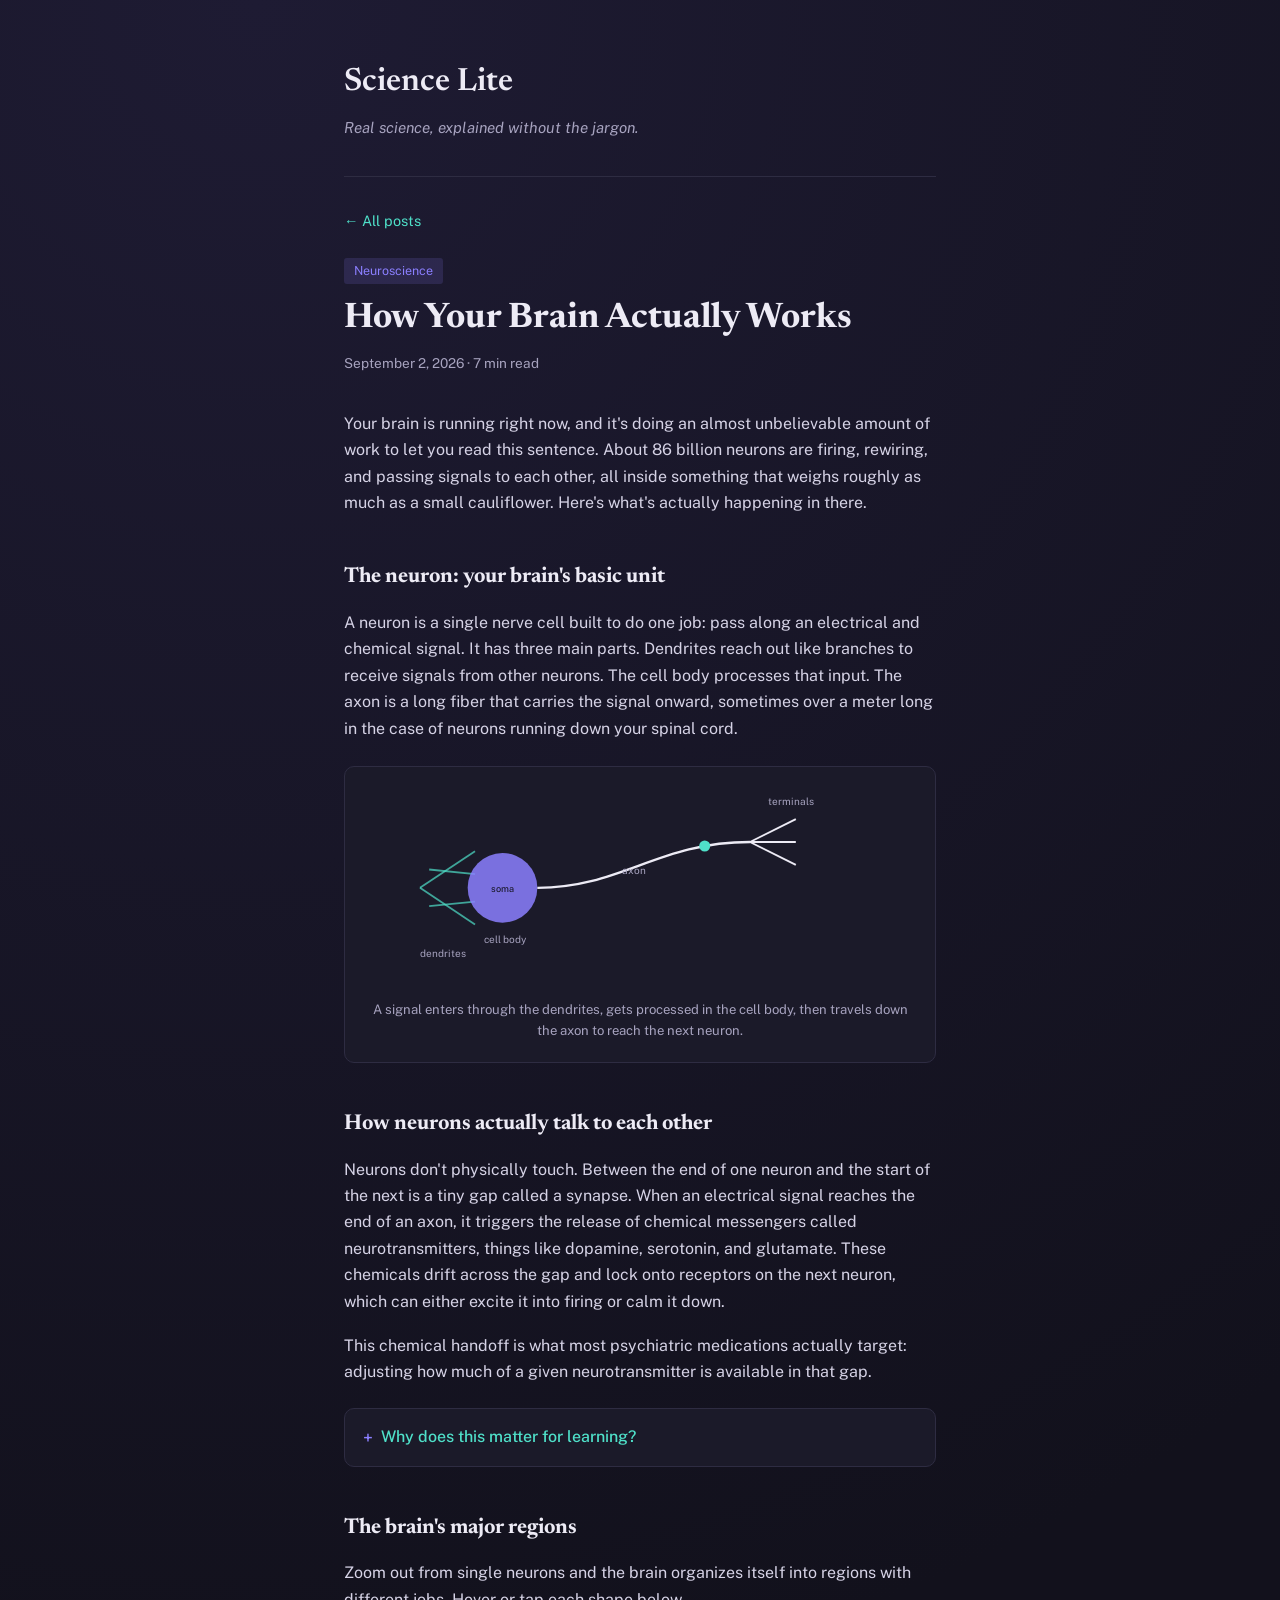
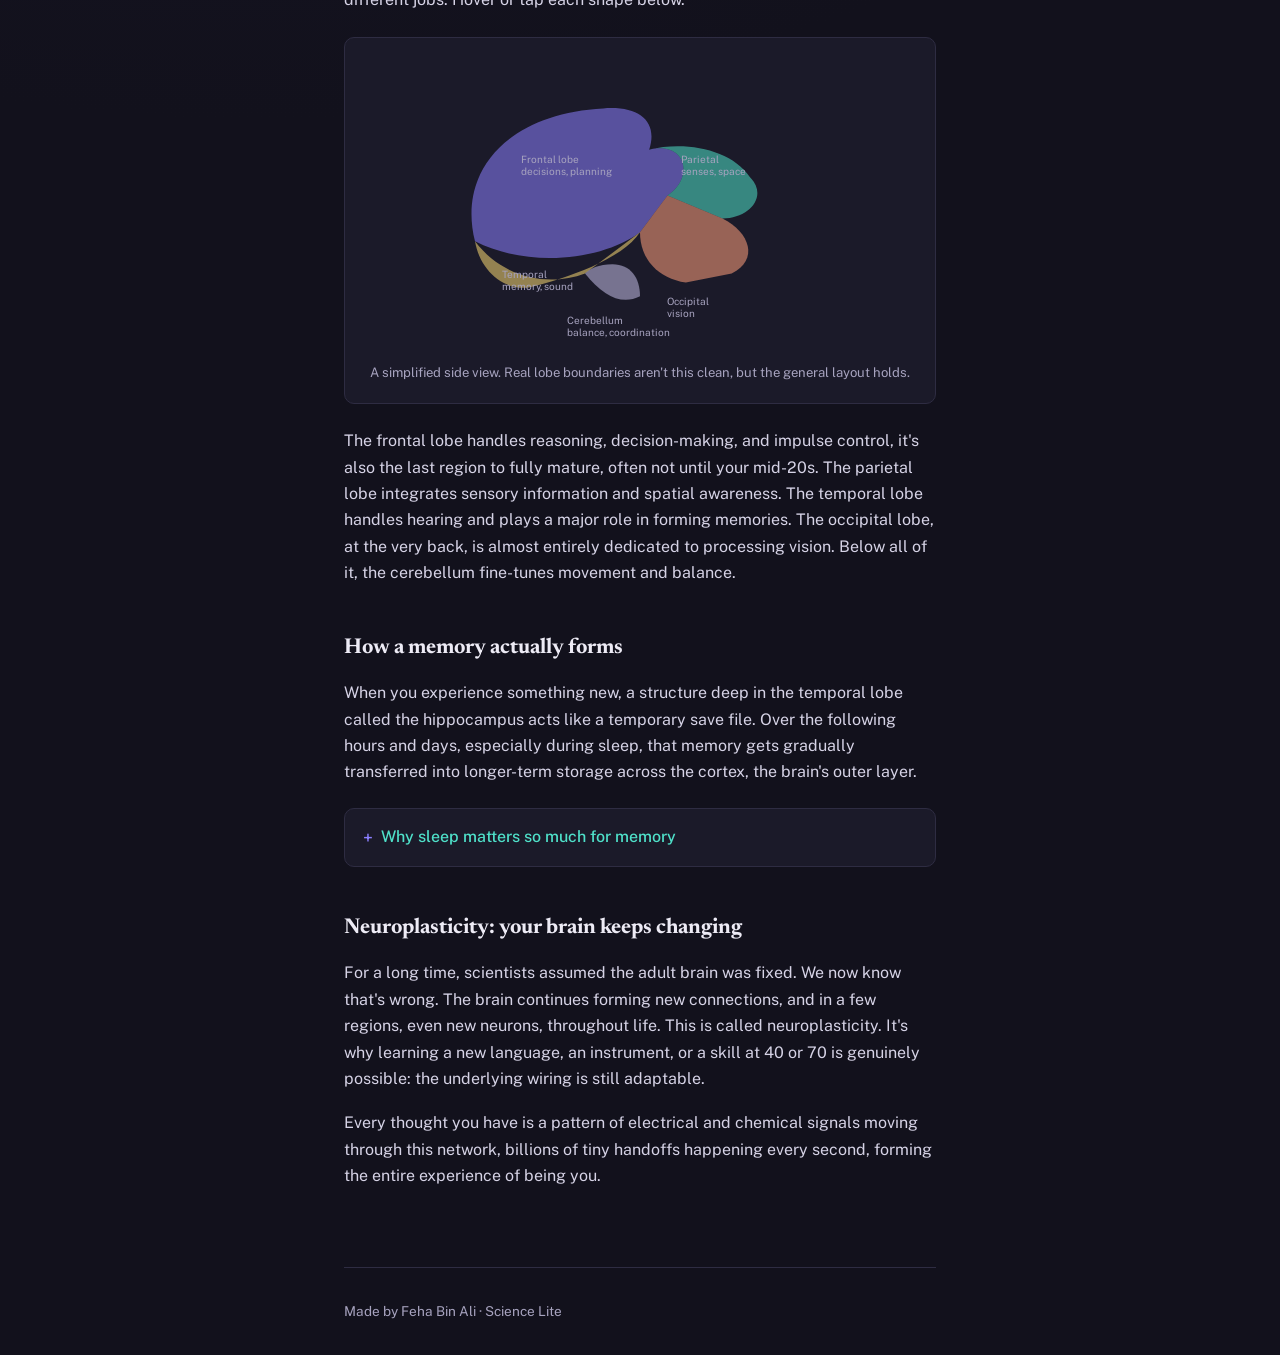
<file: posts/how-your-brain-works.html>
<!DOCTYPE html>
<html lang="en">
<head>
  <meta charset="UTF-8">
  <meta name="viewport" content="width=device-width, initial-scale=1.0">
  <title>How Your Brain Actually Works, Science Lite</title>
  <link rel="preconnect" href="https://fonts.googleapis.com">
  <link href="https://fonts.googleapis.com/css2?family=Newsreader:wght@500;600&family=Public+Sans:wght@400;500&display=swap" rel="stylesheet">
  <style>
    :root {
      --bg: #12111C;
      --bg-panel: #1B1A29;
      --ink: #EDEBF5;
      --ink-soft: #A7A3BF;
      --accent: #8B7FFF;
      --accent2: #4FE0C9;
      --line: #2E2C42;
      --serif: "Newsreader", Georgia, serif;
      --sans: "Public Sans", -apple-system, BlinkMacSystemFont, "Segoe UI", sans-serif;
    }

    * { box-sizing: border-box; }

    body {
      margin: 0;
      background: radial-gradient(circle at 20% 0%, #1E1B33 0%, #12111C 55%);
      color: var(--ink);
      font-family: var(--sans);
      line-height: 1.65;
      -webkit-font-smoothing: antialiased;
    }

    .wrap { max-width: 640px; margin: 0 auto; padding: 0 24px; }

    header.site-header {
      padding: 56px 0 36px;
      border-bottom: 1px solid var(--line);
    }

    .site-title { font-family: var(--serif); font-size: 2rem; font-weight: 600; margin: 0; }
    .site-title a { color: var(--ink); text-decoration: none; }
    .site-tagline { font-style: italic; color: var(--ink-soft); margin: 6px 0 0; font-size: 0.95rem; }

    .back-link {
      display: inline-block;
      margin: 32px 0 24px;
      color: var(--accent2);
      text-decoration: none;
      font-size: 0.9rem;
    }
    .back-link:hover { text-decoration: underline; }

    .tag {
      display: inline-block;
      background: rgba(139, 127, 255, 0.15);
      color: var(--accent);
      font-size: 0.78rem;
      padding: 3px 10px;
      border-radius: 3px;
      margin-bottom: 14px;
    }

    article { max-width: 62ch; padding-bottom: 60px; }

    article h1 {
      font-family: var(--serif);
      font-size: 2.2rem;
      line-height: 1.2;
      margin: 0 0 12px;
    }

    .post-meta { font-size: 0.85rem; color: var(--ink-soft); margin-bottom: 36px; }

    article h2 {
      font-family: var(--serif);
      font-size: 1.35rem;
      margin: 44px 0 14px;
      color: var(--ink);
    }

    article p { margin: 0 0 18px; color: #D6D3E6; }

    .figure {
      background: var(--bg-panel);
      border: 1px solid var(--line);
      border-radius: 10px;
      padding: 20px;
      margin: 24px 0;
    }

    .figure svg { width: 100%; height: auto; display: block; }

    .figure figcaption {
      font-size: 0.82rem;
      color: var(--ink-soft);
      margin-top: 10px;
      text-align: center;
    }

    details {
      background: var(--bg-panel);
      border: 1px solid var(--line);
      border-radius: 10px;
      padding: 14px 18px;
      margin: 22px 0;
    }

    summary {
      cursor: pointer;
      font-weight: 500;
      color: var(--accent2);
      list-style: none;
      display: flex;
      align-items: center;
      gap: 8px;
    }

    summary::-webkit-details-marker { display: none; }

    summary::before {
      content: "+";
      font-size: 1.1rem;
      color: var(--accent);
      transition: transform 0.2s ease;
    }

    details[open] summary::before {
      content: "\2212";
    }

    details p {
      margin-top: 12px;
      color: #C9C6DC;
    }

    .lobe-label {
      font-family: var(--sans);
      font-size: 11px;
      fill: var(--ink-soft);
    }

    .lobe-shape {
      transition: fill 0.25s ease, opacity 0.25s ease;
      cursor: default;
    }

    .lobe-shape:hover {
      fill: var(--accent);
      opacity: 0.9;
    }

    footer {
      border-top: 1px solid var(--line);
      padding: 32px 0;
      color: var(--ink-soft);
      font-size: 0.85rem;
    }
  </style>
</head>
<body>
  <div class="wrap">
    <header class="site-header">
      <p class="site-title"><a href="../index.html">Science Lite</a></p>
      <p class="site-tagline">Real science, explained without the jargon.</p>
    </header>

    <main>
      <a class="back-link" href="../index.html">&larr; All posts</a>
      <article>
        <span class="tag">Neuroscience</span>
        <h1>How Your Brain Actually Works</h1>
        <p class="post-meta">September 2, 2026 &middot; 7 min read</p>

        <p>Your brain is running right now, and it's doing an almost unbelievable amount of work to let you read this sentence. About 86 billion neurons are firing, rewiring, and passing signals to each other, all inside something that weighs roughly as much as a small cauliflower. Here's what's actually happening in there.</p>

        <h2>The neuron: your brain's basic unit</h2>
        <p>A neuron is a single nerve cell built to do one job: pass along an electrical and chemical signal. It has three main parts. Dendrites reach out like branches to receive signals from other neurons. The cell body processes that input. The axon is a long fiber that carries the signal onward, sometimes over a meter long in the case of neurons running down your spinal cord.</p>

        <div class="figure">
          <svg viewBox="0 0 600 220" xmlns="http://www.w3.org/2000/svg">
            <line x1="60" y1="110" x2="120" y2="70" stroke="#4FE0C9" stroke-width="2" opacity="0.7"/>
            <line x1="60" y1="110" x2="120" y2="150" stroke="#4FE0C9" stroke-width="2" opacity="0.7"/>
            <line x1="70" y1="90" x2="120" y2="95" stroke="#4FE0C9" stroke-width="2" opacity="0.7"/>
            <line x1="70" y1="130" x2="120" y2="125" stroke="#4FE0C9" stroke-width="2" opacity="0.7"/>
            <circle cx="150" cy="110" r="38" fill="#8B7FFF" opacity="0.85"/>
            <text x="150" y="115" text-anchor="middle" fill="#12111C" font-size="10" font-family="Public Sans">soma</text>
            <path d="M188 110 C 280 110, 320 60, 420 60" stroke="#EDEBF5" stroke-width="2.5" fill="none"/>
            <line x1="420" y1="60" x2="470" y2="35" stroke="#EDEBF5" stroke-width="2"/>
            <line x1="420" y1="60" x2="470" y2="60" stroke="#EDEBF5" stroke-width="2"/>
            <line x1="420" y1="60" x2="470" y2="85" stroke="#EDEBF5" stroke-width="2"/>
            <circle r="6" fill="#4FE0C9">
              <animateMotion dur="2.4s" repeatCount="indefinite"
                path="M188 110 C 280 110, 320 60, 420 60" />
            </circle>
            <text x="60" y="185" fill="#A7A3BF" font-size="11" font-family="Public Sans">dendrites</text>
            <text x="130" y="170" fill="#A7A3BF" font-size="11" font-family="Public Sans">cell body</text>
            <text x="280" y="95" fill="#A7A3BF" font-size="11" font-family="Public Sans">axon</text>
            <text x="440" y="20" fill="#A7A3BF" font-size="11" font-family="Public Sans">terminals</text>
          </svg>
          <figcaption>A signal enters through the dendrites, gets processed in the cell body, then travels down the axon to reach the next neuron.</figcaption>
        </div>

        <h2>How neurons actually talk to each other</h2>
        <p>Neurons don't physically touch. Between the end of one neuron and the start of the next is a tiny gap called a synapse. When an electrical signal reaches the end of an axon, it triggers the release of chemical messengers called neurotransmitters, things like dopamine, serotonin, and glutamate. These chemicals drift across the gap and lock onto receptors on the next neuron, which can either excite it into firing or calm it down.</p>

        <p>This chemical handoff is what most psychiatric medications actually target: adjusting how much of a given neurotransmitter is available in that gap.</p>

        <details>
          <summary>Why does this matter for learning?</summary>
          <p>Every time a connection between two neurons gets used, it gets slightly stronger. Neuroscientists sum this up as "neurons that fire together, wire together." Practicing a skill is, physically, the repeated strengthening of a specific chain of synapses.</p>
        </details>

        <h2>The brain's major regions</h2>
        <p>Zoom out from single neurons and the brain organizes itself into regions with different jobs. Hover or tap each shape below.</p>

        <div class="figure">
          <svg viewBox="0 0 600 320" xmlns="http://www.w3.org/2000/svg">
            <path class="lobe-shape" d="M120 200 C 100 120, 160 60, 260 55 C 300 52, 320 70, 310 100 C 350 90, 360 130, 330 150 L 300 190 C 260 220, 180 230, 120 200 Z" fill="#8B7FFF" opacity="0.55"/>
            <text class="lobe-label" x="170" y="115">Frontal lobe</text>
            <text class="lobe-label" x="170" y="128">decisions, planning</text>

            <path class="lobe-shape" d="M310 100 C 350 90, 400 100, 420 130 C 440 150, 420 175, 390 175 L 330 150 C 360 130, 350 90, 310 100 Z" fill="#4FE0C9" opacity="0.55"/>
            <text class="lobe-label" x="345" y="115">Parietal</text>
            <text class="lobe-label" x="345" y="128">senses, space</text>

            <path class="lobe-shape" d="M300 190 L 330 150 L 390 175 C 420 190, 430 220, 400 235 L 350 245 C 320 240, 300 220, 300 190 Z" fill="#FF9F7C" opacity="0.55"/>
            <text class="lobe-label" x="330" y="270">Occipital</text>
            <text class="lobe-label" x="330" y="283">vision</text>

            <path class="lobe-shape" d="M120 200 C 150 240, 200 250, 240 235 L 300 190 C 280 220, 220 240, 180 250 C 150 255, 125 230, 120 200 Z" fill="#F7D774" opacity="0.55"/>
            <text class="lobe-label" x="150" y="240">Temporal</text>
            <text class="lobe-label" x="150" y="253">memory, sound</text>

            <path class="lobe-shape" d="M240 235 C 260 260, 280 270, 300 260 C 300 240, 290 225, 270 225 C 255 225, 245 230, 240 235 Z" fill="#B4B0D6" opacity="0.6"/>
            <text class="lobe-label" x="220" y="290">Cerebellum</text>
            <text class="lobe-label" x="220" y="303">balance, coordination</text>
          </svg>
          <figcaption>A simplified side view. Real lobe boundaries aren't this clean, but the general layout holds.</figcaption>
        </div>

        <p>The frontal lobe handles reasoning, decision-making, and impulse control, it's also the last region to fully mature, often not until your mid-20s. The parietal lobe integrates sensory information and spatial awareness. The temporal lobe handles hearing and plays a major role in forming memories. The occipital lobe, at the very back, is almost entirely dedicated to processing vision. Below all of it, the cerebellum fine-tunes movement and balance.</p>

        <h2>How a memory actually forms</h2>
        <p>When you experience something new, a structure deep in the temporal lobe called the hippocampus acts like a temporary save file. Over the following hours and days, especially during sleep, that memory gets gradually transferred into longer-term storage across the cortex, the brain's outer layer.</p>

        <details>
          <summary>Why sleep matters so much for memory</summary>
          <p>During deep sleep, the hippocampus essentially replays the day's events, strengthening the connections tied to that memory so it can be moved into permanent storage. Cutting sleep short interrupts this transfer, which is a big part of why studying all night before an exam is often counterproductive.</p>
        </details>

        <h2>Neuroplasticity: your brain keeps changing</h2>
        <p>For a long time, scientists assumed the adult brain was fixed. We now know that's wrong. The brain continues forming new connections, and in a few regions, even new neurons, throughout life. This is called neuroplasticity. It's why learning a new language, an instrument, or a skill at 40 or 70 is genuinely possible: the underlying wiring is still adaptable.</p>

        <p>Every thought you have is a pattern of electrical and chemical signals moving through this network, billions of tiny handoffs happening every second, forming the entire experience of being you.</p>
      </article>
    </main>

    <footer>
      Made by Feha Bin Ali &middot; Science Lite
    </footer>
  </div>
</body>
</html>
</file>
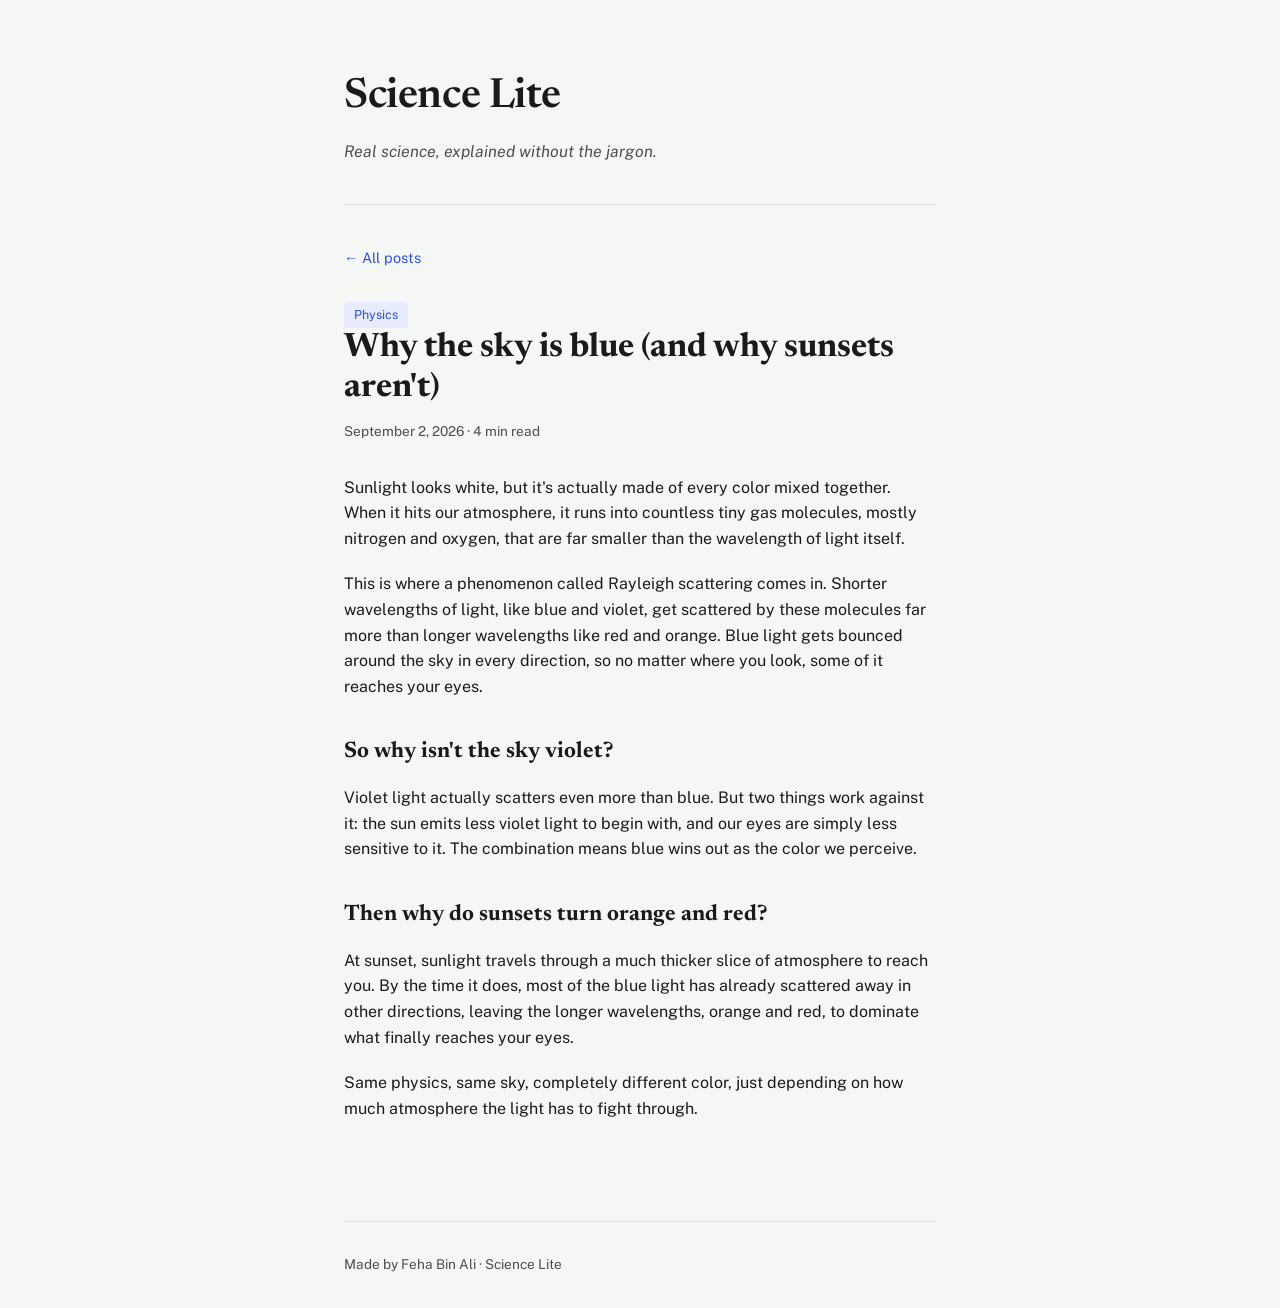
<file: posts/why-the-sky-is-blue.html>
<!DOCTYPE html>
<html lang="en">
<head>
  <meta charset="UTF-8">
  <meta name="viewport" content="width=device-width, initial-scale=1.0">
  <title>Why the sky is blue (and why sunsets aren't), Science Lite</title>
  <link rel="preconnect" href="https://fonts.googleapis.com">
  <link href="https://fonts.googleapis.com/css2?family=Newsreader:wght@500;600&family=Public+Sans:wght@400;500&display=swap" rel="stylesheet">
  <link rel="stylesheet" href="../style.css">
</head>
<body>
  <div class="wrap">
    <header class="site-header">
      <p class="site-title"><a href="../index.html">Science Lite</a></p>
      <p class="site-tagline">Real science, explained without the jargon.</p>
    </header>

    <main>
      <a class="back-link" href="../index.html">&larr; All posts</a>
      <article>
        <span class="tag">Physics</span>
        <h1>Why the sky is blue (and why sunsets aren't)</h1>
        <p class="post-meta">September 2, 2026 &middot; 4 min read</p>

        <p>Sunlight looks white, but it's actually made of every color mixed together. When it hits our atmosphere, it runs into countless tiny gas molecules, mostly nitrogen and oxygen, that are far smaller than the wavelength of light itself.</p>

        <p>This is where a phenomenon called Rayleigh scattering comes in. Shorter wavelengths of light, like blue and violet, get scattered by these molecules far more than longer wavelengths like red and orange. Blue light gets bounced around the sky in every direction, so no matter where you look, some of it reaches your eyes.</p>

        <h2>So why isn't the sky violet?</h2>
        <p>Violet light actually scatters even more than blue. But two things work against it: the sun emits less violet light to begin with, and our eyes are simply less sensitive to it. The combination means blue wins out as the color we perceive.</p>

        <h2>Then why do sunsets turn orange and red?</h2>
        <p>At sunset, sunlight travels through a much thicker slice of atmosphere to reach you. By the time it does, most of the blue light has already scattered away in other directions, leaving the longer wavelengths, orange and red, to dominate what finally reaches your eyes.</p>

        <p>Same physics, same sky, completely different color, just depending on how much atmosphere the light has to fight through.</p>
      </article>
    </main>

    <footer>
      Made by Feha Bin Ali &middot; Science Lite
    </footer>
  </div>
</body>
</html>
</file>
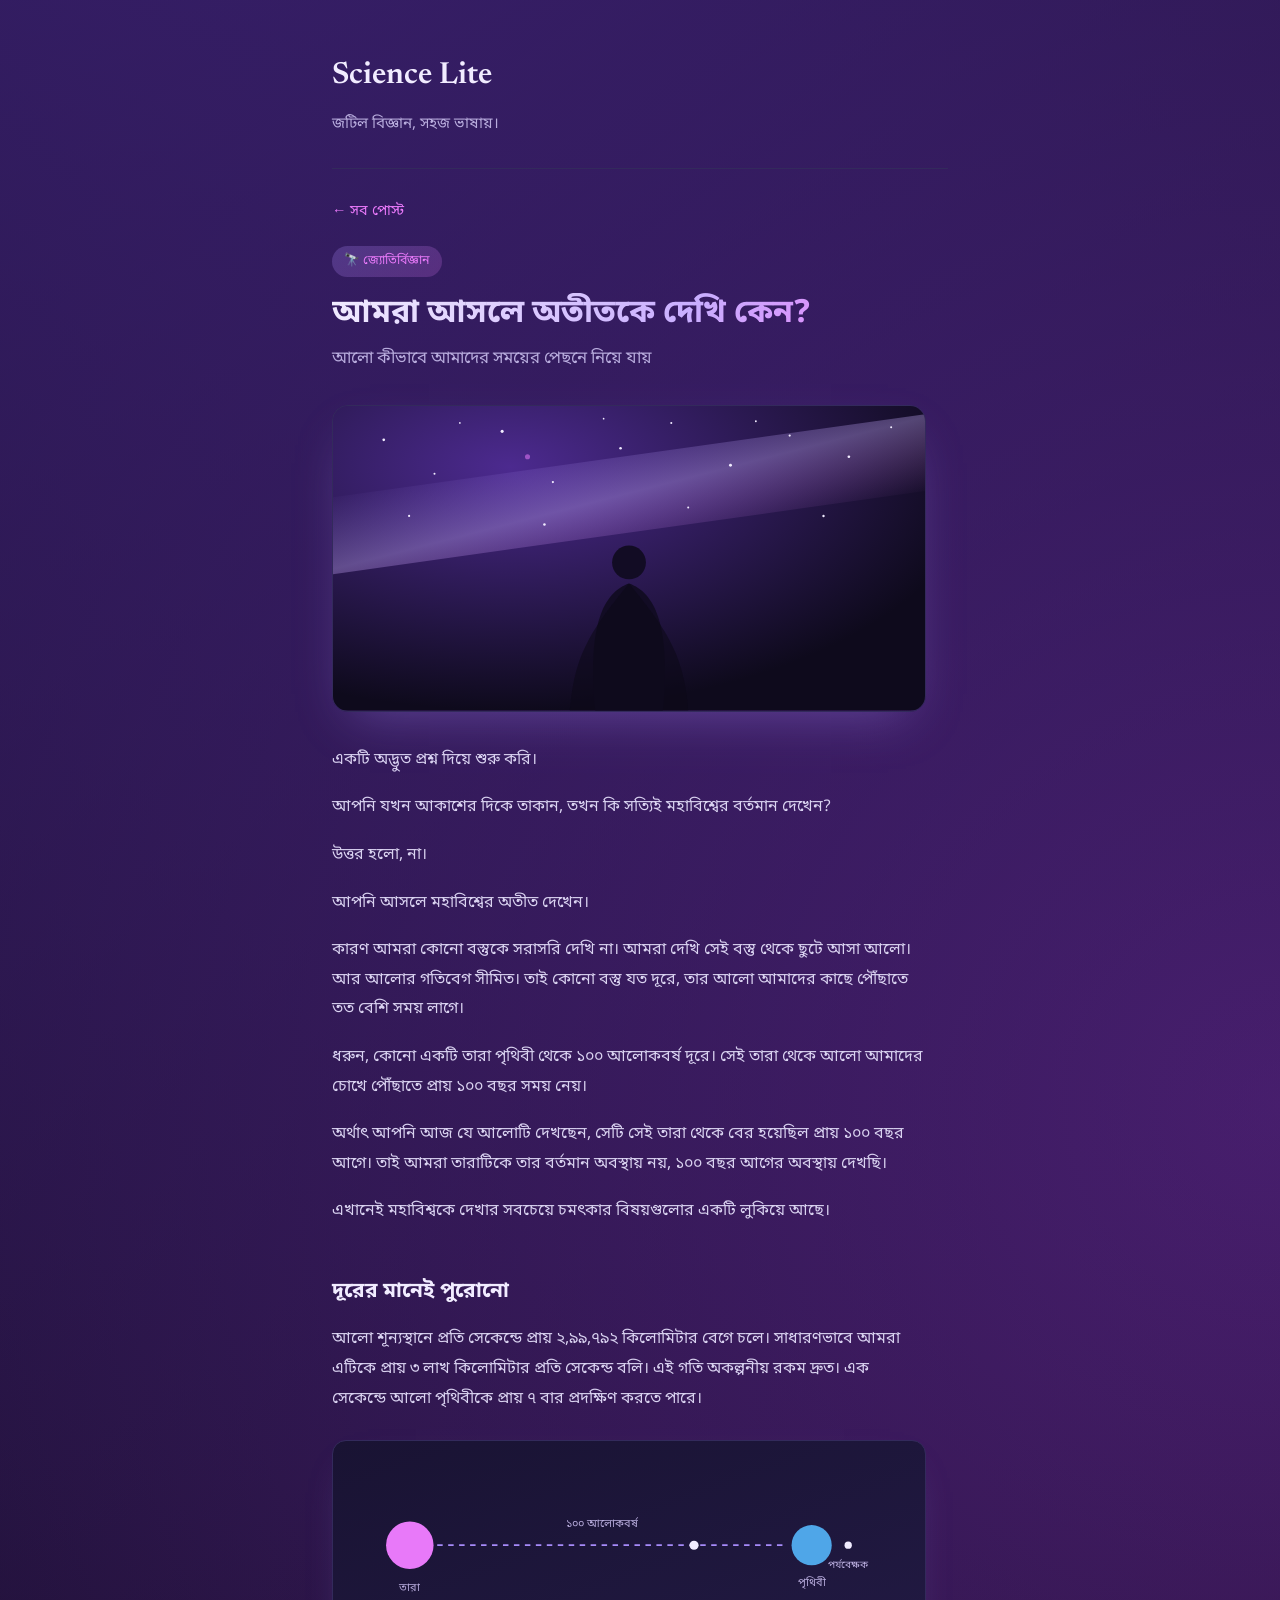
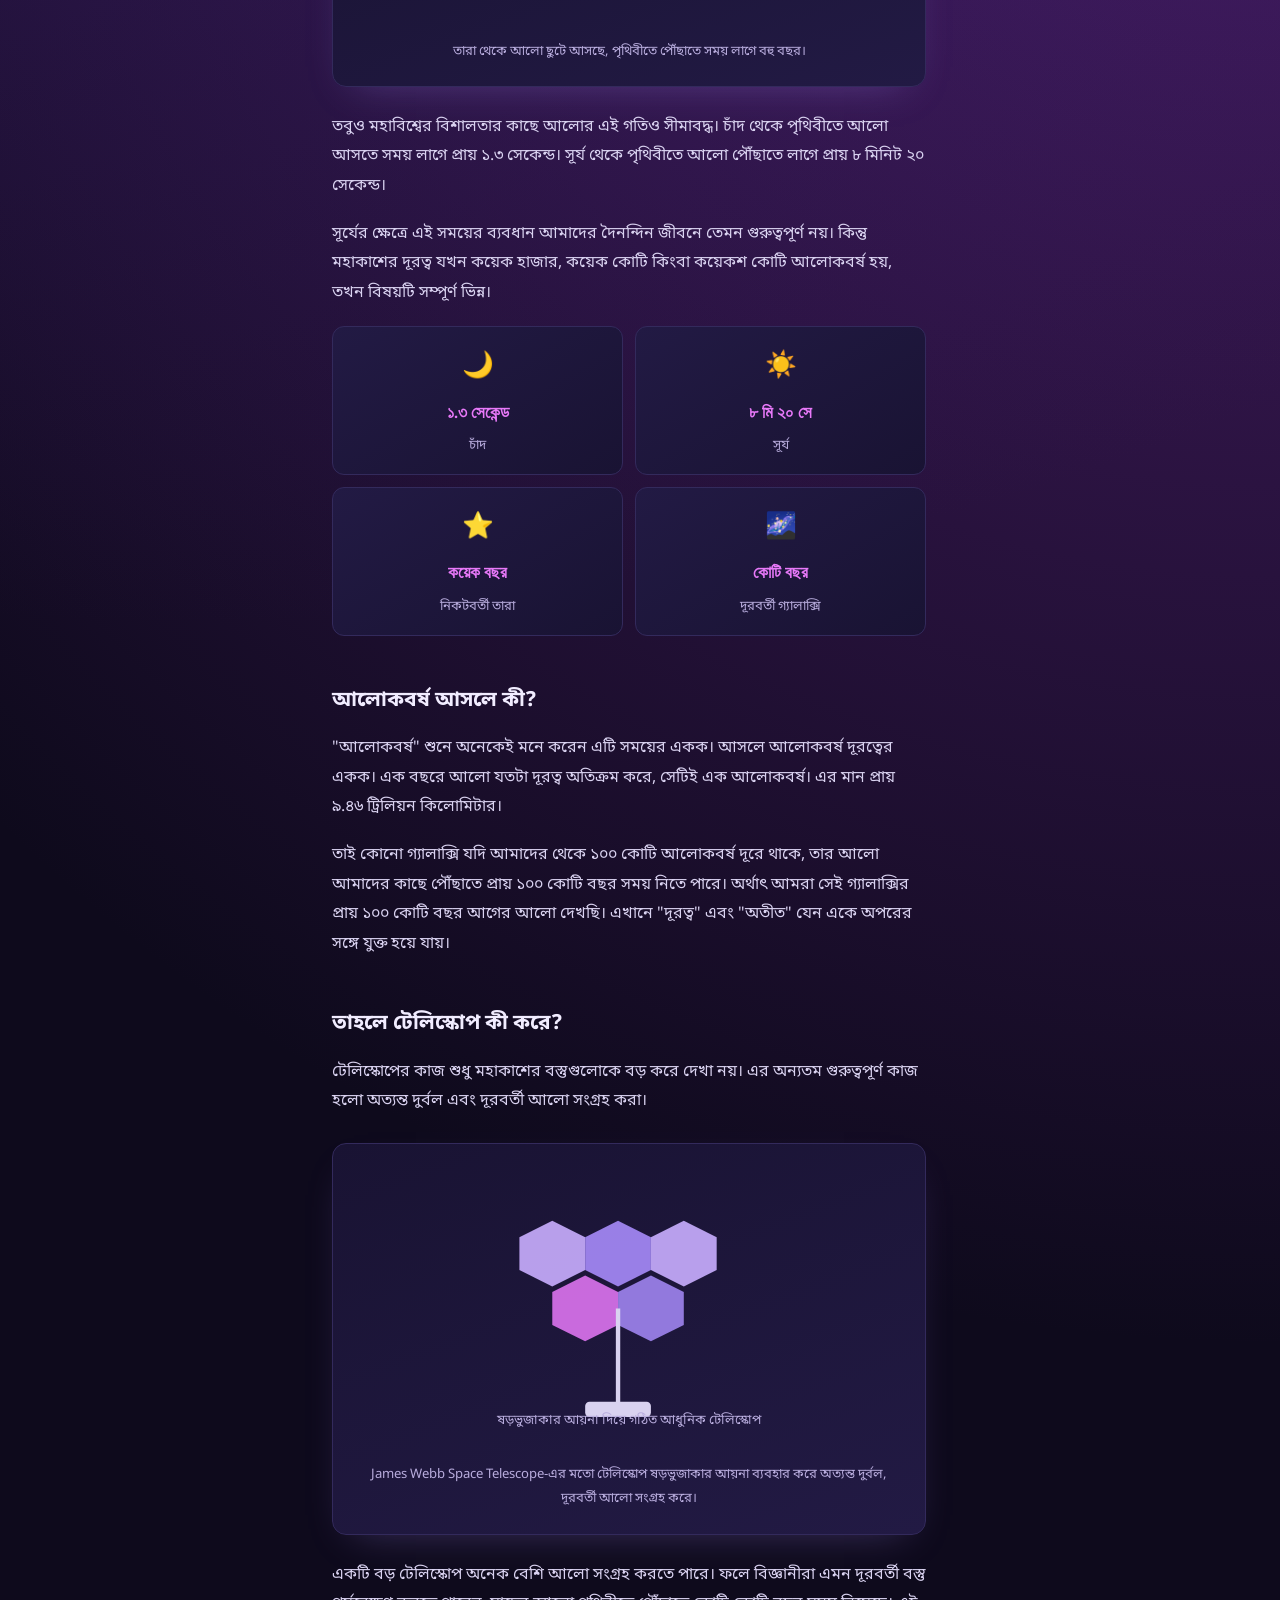
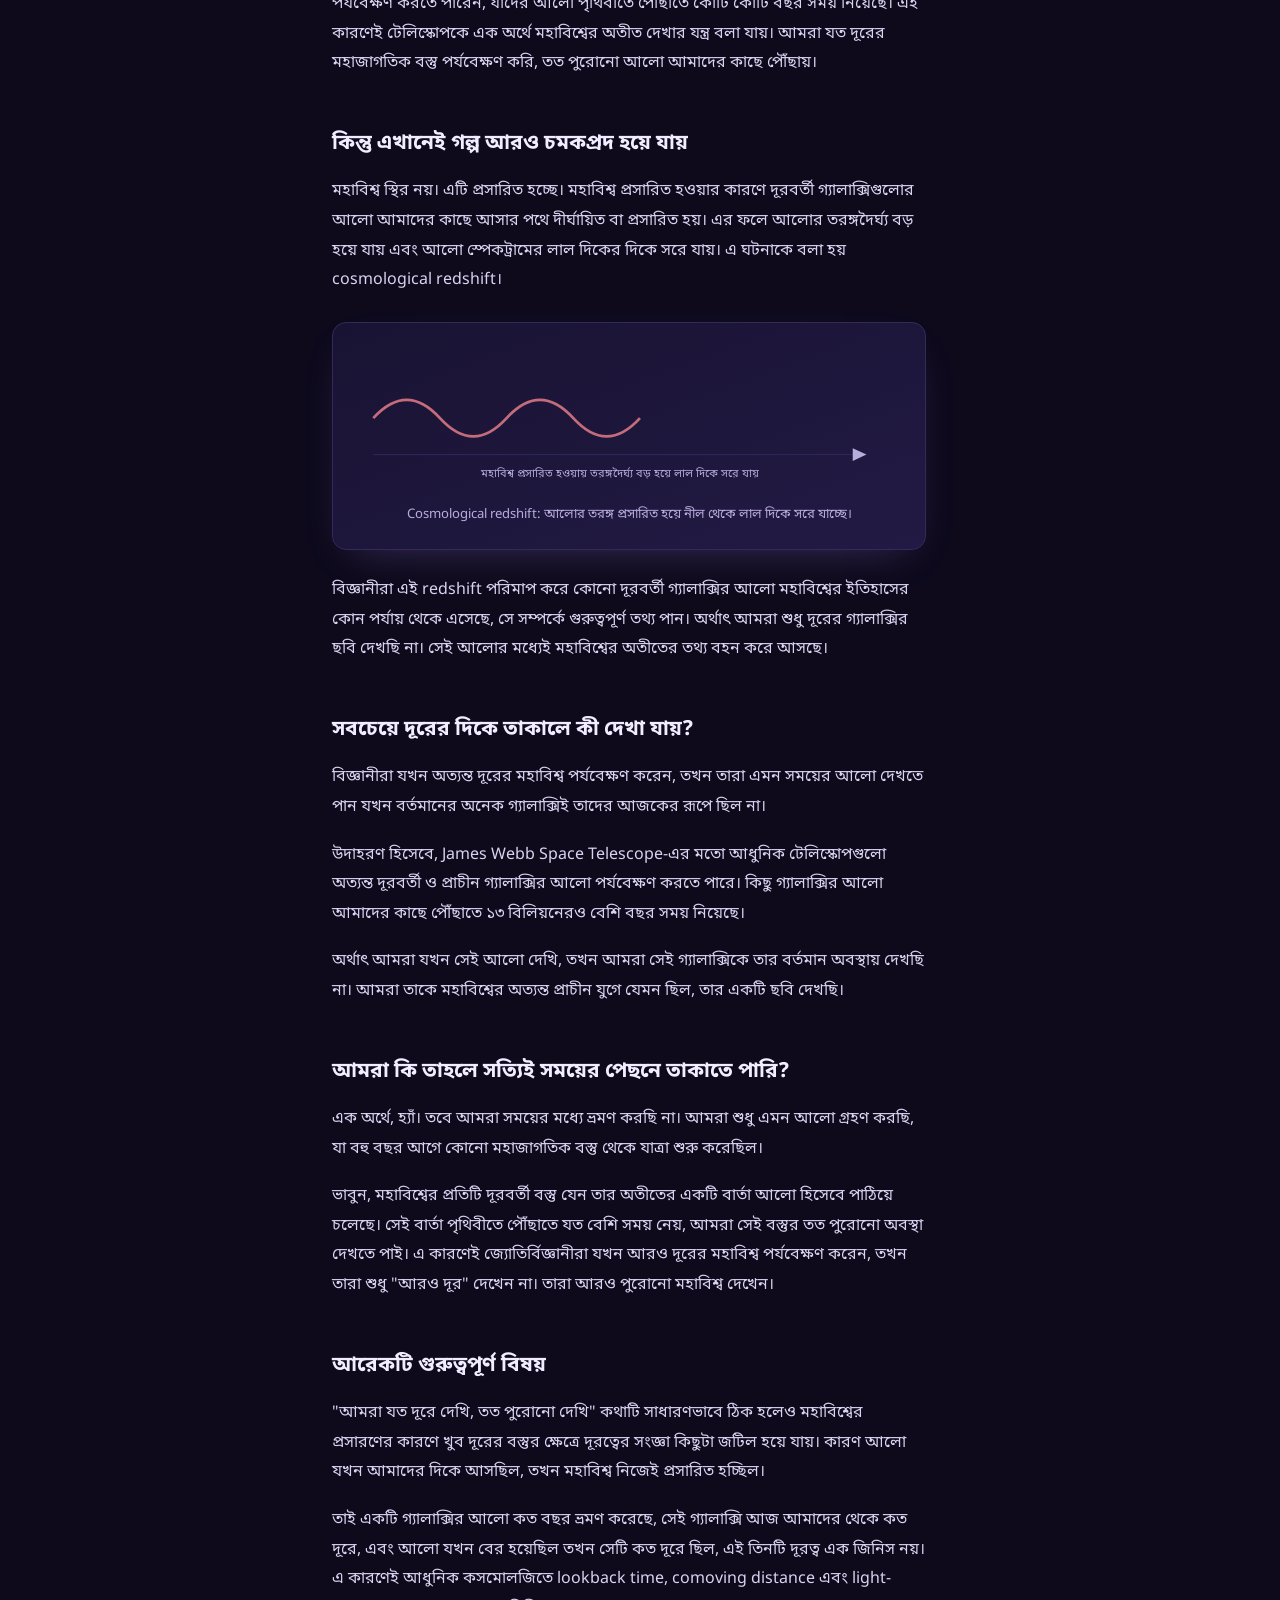
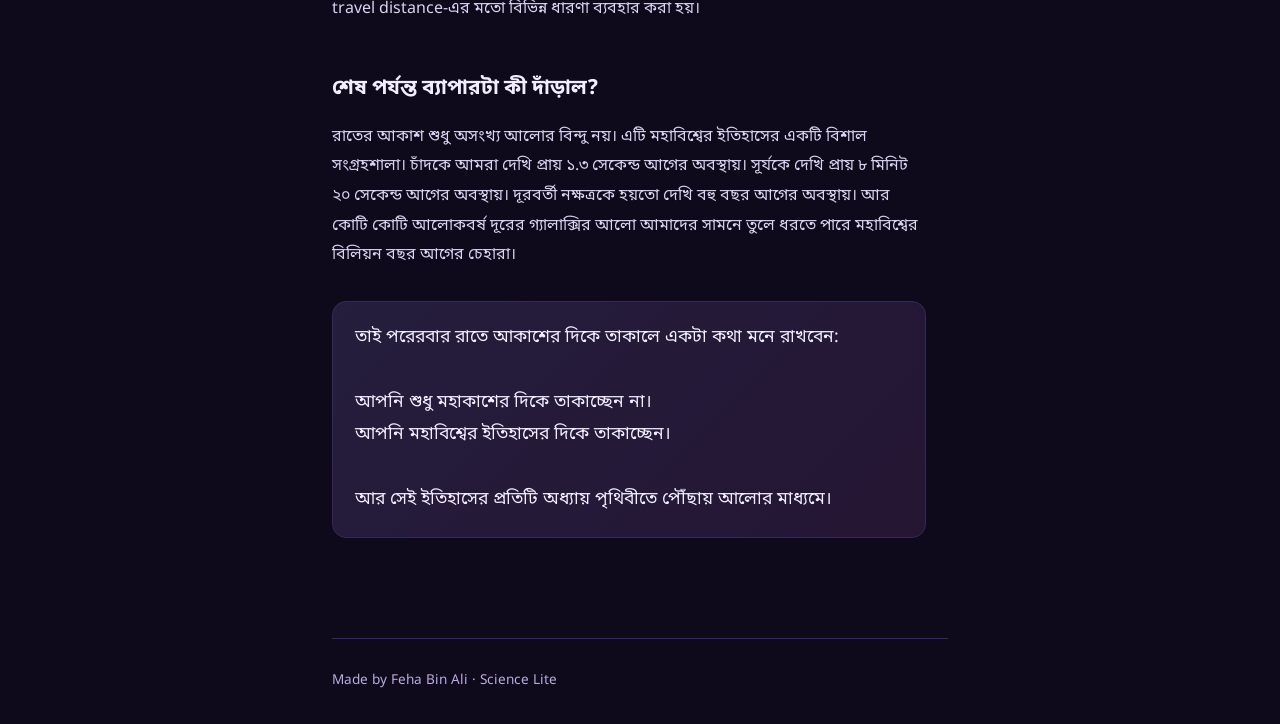
<file: posts/why-we-see-the-past.html>
<!DOCTYPE html>
<html lang="bn">
<head>
  <meta charset="UTF-8">
  <meta name="viewport" content="width=device-width, initial-scale=1.0">
  <title>আমরা আসলে অতীতকে দেখি কেন? Science Lite</title>
  <link rel="preconnect" href="https://fonts.googleapis.com">
  <link href="https://fonts.googleapis.com/css2?family=Noto+Sans+Bengali:wght@400;500;600;700&family=Newsreader:wght@500;600&display=swap" rel="stylesheet">
  <style>
    :root {
      --bg: #0E0A1C;
      --panel: #191333;
      --panel2: #221A44;
      --ink: #F1ECFF;
      --ink-soft: #B8ACDD;
      --accent: #A78BFA;
      --accent2: #E879F9;
      --line: #332A5C;
      --bn: "Noto Sans Bengali", sans-serif;
      --serif: "Newsreader", Georgia, serif;
    }

    * { box-sizing: border-box; }

    body {
      margin: 0;
      background:
        radial-gradient(circle at 15% -10%, #3B2172 0%, transparent 45%),
        radial-gradient(circle at 100% 20%, #4C1D6B 0%, transparent 40%),
        var(--bg);
      color: var(--ink);
      font-family: var(--bn);
      line-height: 1.85;
      -webkit-font-smoothing: antialiased;
    }

    .wrap { max-width: 660px; margin: 0 auto; padding: 0 22px; }

    header.site-header {
      padding: 48px 0 30px;
      border-bottom: 1px solid var(--line);
    }

    .site-title { font-family: var(--serif); font-size: 1.9rem; font-weight: 600; margin: 0; }
    .site-title a { color: var(--ink); text-decoration: none; }
    .site-tagline { font-family: var(--bn); color: var(--ink-soft); margin: 6px 0 0; font-size: 0.95rem; }

    .back-link {
      display: inline-block;
      margin: 30px 0 20px;
      color: var(--accent2);
      text-decoration: none;
      font-size: 0.9rem;
      font-family: var(--bn);
    }
    .back-link:hover { text-decoration: underline; }

    .tag {
      display: inline-block;
      background: linear-gradient(135deg, rgba(167,139,250,0.25), rgba(232,121,249,0.2));
      color: var(--accent2);
      font-size: 0.78rem;
      padding: 4px 12px;
      border-radius: 999px;
      margin-bottom: 16px;
      font-family: var(--bn);
    }

    article { max-width: 66ch; padding-bottom: 70px; }

    h1 {
      font-family: var(--bn);
      font-weight: 700;
      font-size: 2rem;
      line-height: 1.35;
      margin: 0 0 8px;
      background: linear-gradient(120deg, #F1ECFF, #C9AEFF 60%, #E879F9);
      -webkit-background-clip: text;
      background-clip: text;
      -webkit-text-fill-color: transparent;
    }

    .subtitle {
      font-size: 1.05rem;
      color: var(--ink-soft);
      margin: 0 0 30px;
    }

    .post-meta { font-size: 0.85rem; color: var(--ink-soft); margin-bottom: 8px; }

    h2 {
      font-family: var(--bn);
      font-weight: 700;
      font-size: 1.3rem;
      margin: 46px 0 14px;
      color: var(--ink);
    }

    p { margin: 0 0 18px; color: #D9D2F0; }

    .hero {
      position: relative;
      margin: 26px 0 34px;
      border-radius: 16px;
      overflow: hidden;
      border: 1px solid var(--line);
      box-shadow: 0 20px 50px -20px rgba(167,139,250,0.4);
    }
    .hero svg { display: block; width: 100%; height: auto; }

    .figure {
      background: linear-gradient(160deg, var(--panel), var(--panel2));
      border: 1px solid var(--line);
      border-radius: 14px;
      padding: 22px;
      margin: 26px 0;
      box-shadow: 0 16px 40px -22px rgba(167,139,250,0.35);
    }
    .figure svg { width: 100%; height: auto; display: block; }
    .figure figcaption {
      font-size: 0.82rem;
      color: var(--ink-soft);
      margin-top: 12px;
      text-align: center;
      font-family: var(--bn);
    }

    .cards {
      display: grid;
      grid-template-columns: 1fr 1fr;
      gap: 12px;
    }
    .card {
      background: linear-gradient(150deg, var(--panel2), var(--panel));
      border: 1px solid var(--line);
      border-radius: 12px;
      padding: 16px;
      text-align: center;
    }
    .card .icon { font-size: 1.6rem; display: block; margin-bottom: 8px; }
    .card .val {
      font-family: var(--serif);
      color: var(--accent2);
      font-weight: 600;
      font-size: 1.05rem;
      display: block;
    }
    .card .lbl {
      font-family: var(--bn);
      color: var(--ink-soft);
      font-size: 0.82rem;
      display: block;
      margin-top: 4px;
    }

    .closing {
      font-family: var(--bn);
      font-size: 1.1rem;
      color: var(--ink);
      padding: 20px 22px;
      border-radius: 14px;
      background: linear-gradient(135deg, rgba(167,139,250,0.15), rgba(232,121,249,0.1));
      border: 1px solid var(--line);
      margin: 30px 0;
    }

    footer {
      border-top: 1px solid var(--line);
      padding: 30px 0;
      color: var(--ink-soft);
      font-size: 0.85rem;
      font-family: var(--bn);
    }
  </style>
</head>
<body>
  <div class="wrap">
    <header class="site-header">
      <p class="site-title"><a href="../index.html">Science Lite</a></p>
      <p class="site-tagline">জটিল বিজ্ঞান, সহজ ভাষায়।</p>
    </header>

    <main>
      <a class="back-link" href="../index.html">&larr; সব পোস্ট</a>
      <article>
        <span class="tag">🔭 জ্যোতির্বিজ্ঞান</span>
        <h1>আমরা আসলে অতীতকে দেখি কেন?</h1>
        <p class="subtitle">আলো কীভাবে আমাদের সময়ের পেছনে নিয়ে যায়</p>

        <div class="hero">
          <svg viewBox="0 0 700 360" xmlns="http://www.w3.org/2000/svg">
            <defs>
              <radialGradient id="skyGlow" cx="30%" cy="20%" r="80%">
                <stop offset="0%" stop-color="#4C2A8F"/>
                <stop offset="100%" stop-color="#0E0A1C"/>
              </radialGradient>
              <linearGradient id="milkyway" x1="0" y1="0" x2="1" y2="1">
                <stop offset="0%" stop-color="#A78BFA" stop-opacity="0"/>
                <stop offset="50%" stop-color="#C9AEFF" stop-opacity="0.35"/>
                <stop offset="100%" stop-color="#E879F9" stop-opacity="0"/>
              </linearGradient>
            </defs>
            <rect width="700" height="360" fill="url(#skyGlow)"/>
            <rect x="-50" y="60" width="800" height="90" fill="url(#milkyway)" transform="rotate(-8 350 180)"/>
            <g fill="#F1ECFF">
              <circle cx="60" cy="40" r="1.6"/><circle cx="120" cy="80" r="1.2"/><circle cx="200" cy="30" r="1.8"/>
              <circle cx="260" cy="90" r="1.3"/><circle cx="340" cy="50" r="1.5"/><circle cx="400" cy="20" r="1.2"/>
              <circle cx="470" cy="70" r="1.7"/><circle cx="540" cy="35" r="1.3"/><circle cx="610" cy="60" r="1.6"/>
              <circle cx="660" cy="25" r="1.2"/><circle cx="90" cy="130" r="1.3"/><circle cx="250" cy="140" r="1.5"/>
              <circle cx="420" cy="120" r="1.2"/><circle cx="580" cy="130" r="1.4"/><circle cx="150" cy="20" r="1"/>
              <circle cx="320" cy="15" r="1"/><circle cx="500" cy="18" r="1.1"/>
            </g>
            <circle cx="230" cy="60" r="3" fill="#E879F9">
              <animate attributeName="opacity" values="1;0.4;1" dur="3s" repeatCount="indefinite"/>
            </circle>
            <path d="M310 360 C 300 260, 320 220, 350 210 C 380 220, 400 260, 390 360 Z" fill="#120C24"/>
            <circle cx="350" cy="185" r="20" fill="#120C24"/>
            <path d="M280 360 C 285 300, 300 270, 350 210 C 400 270, 415 300, 420 360 Z" fill="#0D0918" opacity="0.6"/>
          </svg>
        </div>

        <p>একটি অদ্ভুত প্রশ্ন দিয়ে শুরু করি।</p>
        <p>আপনি যখন আকাশের দিকে তাকান, তখন কি সত্যিই মহাবিশ্বের বর্তমান দেখেন?</p>
        <p>উত্তর হলো, না।</p>
        <p>আপনি আসলে মহাবিশ্বের অতীত দেখেন।</p>
        <p>কারণ আমরা কোনো বস্তুকে সরাসরি দেখি না। আমরা দেখি সেই বস্তু থেকে ছুটে আসা আলো। আর আলোর গতিবেগ সীমিত। তাই কোনো বস্তু যত দূরে, তার আলো আমাদের কাছে পৌঁছাতে তত বেশি সময় লাগে।</p>
        <p>ধরুন, কোনো একটি তারা পৃথিবী থেকে ১০০ আলোকবর্ষ দূরে। সেই তারা থেকে আলো আমাদের চোখে পৌঁছাতে প্রায় ১০০ বছর সময় নেয়।</p>
        <p>অর্থাৎ আপনি আজ যে আলোটি দেখছেন, সেটি সেই তারা থেকে বের হয়েছিল প্রায় ১০০ বছর আগে। তাই আমরা তারাটিকে তার বর্তমান অবস্থায় নয়, ১০০ বছর আগের অবস্থায় দেখছি।</p>
        <p>এখানেই মহাবিশ্বকে দেখার সবচেয়ে চমৎকার বিষয়গুলোর একটি লুকিয়ে আছে।</p>

        <h2>দূরের মানেই পুরোনো</h2>
        <p>আলো শূন্যস্থানে প্রতি সেকেন্ডে প্রায় ২,৯৯,৭৯২ কিলোমিটার বেগে চলে। সাধারণভাবে আমরা এটিকে প্রায় ৩ লাখ কিলোমিটার প্রতি সেকেন্ড বলি। এই গতি অকল্পনীয় রকম দ্রুত। এক সেকেন্ডে আলো পৃথিবীকে প্রায় ৭ বার প্রদক্ষিণ করতে পারে।</p>

        <div class="figure">
          <svg viewBox="0 0 600 180" xmlns="http://www.w3.org/2000/svg">
            <circle cx="60" cy="90" r="26" fill="#E879F9"/>
            <text x="60" y="140" text-anchor="middle" fill="#B8ACDD" font-size="12" font-family="Noto Sans Bengali">তারা</text>
            <line x1="90" y1="90" x2="470" y2="90" stroke="#A78BFA" stroke-width="2" stroke-dasharray="6 6"/>
            <circle r="5" fill="#F1ECFF">
              <animateMotion dur="2.5s" repeatCount="indefinite" path="M90 90 L470 90"/>
            </circle>
            <text x="270" y="70" text-anchor="middle" fill="#B8ACDD" font-size="12" font-family="Noto Sans Bengali">১০০ আলোকবর্ষ</text>
            <circle cx="500" cy="90" r="22" fill="#4FA6E8"/>
            <text x="500" y="135" text-anchor="middle" fill="#B8ACDD" font-size="12" font-family="Noto Sans Bengali">পৃথিবী</text>
            <circle cx="540" cy="90" r="4" fill="#F1ECFF"/>
            <text x="540" y="115" text-anchor="middle" fill="#B8ACDD" font-size="11" font-family="Noto Sans Bengali">পর্যবেক্ষক</text>
          </svg>
          <figcaption>তারা থেকে আলো ছুটে আসছে, পৃথিবীতে পৌঁছাতে সময় লাগে বহু বছর।</figcaption>
        </div>

        <p>তবুও মহাবিশ্বের বিশালতার কাছে আলোর এই গতিও সীমাবদ্ধ। চাঁদ থেকে পৃথিবীতে আলো আসতে সময় লাগে প্রায় ১.৩ সেকেন্ড। সূর্য থেকে পৃথিবীতে আলো পৌঁছাতে লাগে প্রায় ৮ মিনিট ২০ সেকেন্ড।</p>
        <p>সূর্যের ক্ষেত্রে এই সময়ের ব্যবধান আমাদের দৈনন্দিন জীবনে তেমন গুরুত্বপূর্ণ নয়। কিন্তু মহাকাশের দূরত্ব যখন কয়েক হাজার, কয়েক কোটি কিংবা কয়েকশ কোটি আলোকবর্ষ হয়, তখন বিষয়টি সম্পূর্ণ ভিন্ন।</p>

        <div class="cards">
          <div class="card"><span class="icon">🌙</span><span class="val">১.৩ সেকেন্ড</span><span class="lbl">চাঁদ</span></div>
          <div class="card"><span class="icon">☀️</span><span class="val">৮ মি ২০ সে</span><span class="lbl">সূর্য</span></div>
          <div class="card"><span class="icon">⭐</span><span class="val">কয়েক বছর</span><span class="lbl">নিকটবর্তী তারা</span></div>
          <div class="card"><span class="icon">🌌</span><span class="val">কোটি বছর</span><span class="lbl">দূরবর্তী গ্যালাক্সি</span></div>
        </div>

        <h2>আলোকবর্ষ আসলে কী?</h2>
        <p>"আলোকবর্ষ" শুনে অনেকেই মনে করেন এটি সময়ের একক। আসলে আলোকবর্ষ দূরত্বের একক। এক বছরে আলো যতটা দূরত্ব অতিক্রম করে, সেটিই এক আলোকবর্ষ। এর মান প্রায় ৯.৪৬ ট্রিলিয়ন কিলোমিটার।</p>
        <p>তাই কোনো গ্যালাক্সি যদি আমাদের থেকে ১০০ কোটি আলোকবর্ষ দূরে থাকে, তার আলো আমাদের কাছে পৌঁছাতে প্রায় ১০০ কোটি বছর সময় নিতে পারে। অর্থাৎ আমরা সেই গ্যালাক্সির প্রায় ১০০ কোটি বছর আগের আলো দেখছি। এখানে "দূরত্ব" এবং "অতীত" যেন একে অপরের সঙ্গে যুক্ত হয়ে যায়।</p>

        <h2>তাহলে টেলিস্কোপ কী করে?</h2>
        <p>টেলিস্কোপের কাজ শুধু মহাকাশের বস্তুগুলোকে বড় করে দেখা নয়। এর অন্যতম গুরুত্বপূর্ণ কাজ হলো অত্যন্ত দুর্বল এবং দূরবর্তী আলো সংগ্রহ করা।</p>

        <div class="figure">
          <svg viewBox="0 0 500 260" xmlns="http://www.w3.org/2000/svg">
            <g transform="translate(150,40)">
              <polygon points="30,10 60,25 60,55 30,70 0,55 0,25" fill="#C9AEFF" opacity="0.9"/>
              <polygon points="90,10 120,25 120,55 90,70 60,55 60,25" fill="#A78BFA" opacity="0.9"/>
              <polygon points="150,10 180,25 180,55 150,70 120,55 120,25" fill="#C9AEFF" opacity="0.9"/>
              <polygon points="60,60 90,75 90,105 60,120 30,105 30,75" fill="#E879F9" opacity="0.85"/>
              <polygon points="120,60 150,75 150,105 120,120 90,105 90,75" fill="#A78BFA" opacity="0.85"/>
              <line x1="90" y1="90" x2="90" y2="180" stroke="#D9D2F0" stroke-width="4"/>
              <rect x="60" y="175" width="60" height="14" rx="4" fill="#D9D2F0"/>
            </g>
            <text x="250" y="235" text-anchor="middle" fill="#B8ACDD" font-size="12" font-family="Noto Sans Bengali">ষড়ভুজাকার আয়না দিয়ে গঠিত আধুনিক টেলিস্কোপ</text>
          </svg>
          <figcaption>James Webb Space Telescope-এর মতো টেলিস্কোপ ষড়ভুজাকার আয়না ব্যবহার করে অত্যন্ত দুর্বল, দূরবর্তী আলো সংগ্রহ করে।</figcaption>
        </div>

        <p>একটি বড় টেলিস্কোপ অনেক বেশি আলো সংগ্রহ করতে পারে। ফলে বিজ্ঞানীরা এমন দূরবর্তী বস্তু পর্যবেক্ষণ করতে পারেন, যাদের আলো পৃথিবীতে পৌঁছাতে কোটি কোটি বছর সময় নিয়েছে। এই কারণেই টেলিস্কোপকে এক অর্থে মহাবিশ্বের অতীত দেখার যন্ত্র বলা যায়। আমরা যত দূরের মহাজাগতিক বস্তু পর্যবেক্ষণ করি, তত পুরোনো আলো আমাদের কাছে পৌঁছায়।</p>

        <h2>কিন্তু এখানেই গল্প আরও চমকপ্রদ হয়ে যায়</h2>
        <p>মহাবিশ্ব স্থির নয়। এটি প্রসারিত হচ্ছে। মহাবিশ্ব প্রসারিত হওয়ার কারণে দূরবর্তী গ্যালাক্সিগুলোর আলো আমাদের কাছে আসার পথে দীর্ঘায়িত বা প্রসারিত হয়। এর ফলে আলোর তরঙ্গদৈর্ঘ্য বড় হয়ে যায় এবং আলো স্পেকট্রামের লাল দিকের দিকে সরে যায়। এ ঘটনাকে বলা হয় cosmological redshift।</p>

        <div class="figure">
          <svg viewBox="0 0 600 160" xmlns="http://www.w3.org/2000/svg">
            <path id="wave" d="M20 80 Q 45 40, 70 80 T 120 80 T 170 80 T 220 80" fill="none" stroke="#4FA6E8" stroke-width="3">
              <animate attributeName="d" dur="3s" repeatCount="indefinite"
                values="
                  M20 80 Q 45 40, 70 80 T 120 80 T 170 80 T 220 80;
                  M20 80 Q 60 40, 100 80 T 180 80 T 260 80 T 340 80;
                  M20 80 Q 45 40, 70 80 T 120 80 T 170 80 T 220 80"/>
              <animate attributeName="stroke" dur="3s" repeatCount="indefinite" values="#4FA6E8;#E85B5B;#4FA6E8"/>
            </path>
            <line x1="20" y1="120" x2="560" y2="120" stroke="#332A5C" stroke-width="1"/>
            <polygon points="560,120 545,113 545,127" fill="#B8ACDD"/>
            <text x="290" y="145" text-anchor="middle" fill="#B8ACDD" font-size="12" font-family="Noto Sans Bengali">মহাবিশ্ব প্রসারিত হওয়ায় তরঙ্গদৈর্ঘ্য বড় হয়ে লাল দিকে সরে যায়</text>
          </svg>
          <figcaption>Cosmological redshift: আলোর তরঙ্গ প্রসারিত হয়ে নীল থেকে লাল দিকে সরে যাচ্ছে।</figcaption>
        </div>

        <p>বিজ্ঞানীরা এই redshift পরিমাপ করে কোনো দূরবর্তী গ্যালাক্সির আলো মহাবিশ্বের ইতিহাসের কোন পর্যায় থেকে এসেছে, সে সম্পর্কে গুরুত্বপূর্ণ তথ্য পান। অর্থাৎ আমরা শুধু দূরের গ্যালাক্সির ছবি দেখছি না। সেই আলোর মধ্যেই মহাবিশ্বের অতীতের তথ্য বহন করে আসছে।</p>

        <h2>সবচেয়ে দূরের দিকে তাকালে কী দেখা যায়?</h2>
        <p>বিজ্ঞানীরা যখন অত্যন্ত দূরের মহাবিশ্ব পর্যবেক্ষণ করেন, তখন তারা এমন সময়ের আলো দেখতে পান যখন বর্তমানের অনেক গ্যালাক্সিই তাদের আজকের রূপে ছিল না।</p>
        <p>উদাহরণ হিসেবে, James Webb Space Telescope-এর মতো আধুনিক টেলিস্কোপগুলো অত্যন্ত দূরবর্তী ও প্রাচীন গ্যালাক্সির আলো পর্যবেক্ষণ করতে পারে। কিছু গ্যালাক্সির আলো আমাদের কাছে পৌঁছাতে ১৩ বিলিয়নেরও বেশি বছর সময় নিয়েছে।</p>
        <p>অর্থাৎ আমরা যখন সেই আলো দেখি, তখন আমরা সেই গ্যালাক্সিকে তার বর্তমান অবস্থায় দেখছি না। আমরা তাকে মহাবিশ্বের অত্যন্ত প্রাচীন যুগে যেমন ছিল, তার একটি ছবি দেখছি।</p>

        <h2>আমরা কি তাহলে সত্যিই সময়ের পেছনে তাকাতে পারি?</h2>
        <p>এক অর্থে, হ্যাঁ। তবে আমরা সময়ের মধ্যে ভ্রমণ করছি না। আমরা শুধু এমন আলো গ্রহণ করছি, যা বহু বছর আগে কোনো মহাজাগতিক বস্তু থেকে যাত্রা শুরু করেছিল।</p>
        <p>ভাবুন, মহাবিশ্বের প্রতিটি দূরবর্তী বস্তু যেন তার অতীতের একটি বার্তা আলো হিসেবে পাঠিয়ে চলেছে। সেই বার্তা পৃথিবীতে পৌঁছাতে যত বেশি সময় নেয়, আমরা সেই বস্তুর তত পুরোনো অবস্থা দেখতে পাই। এ কারণেই জ্যোতির্বিজ্ঞানীরা যখন আরও দূরের মহাবিশ্ব পর্যবেক্ষণ করেন, তখন তারা শুধু "আরও দূর" দেখেন না। তারা আরও পুরোনো মহাবিশ্ব দেখেন।</p>

        <h2>আরেকটি গুরুত্বপূর্ণ বিষয়</h2>
        <p>"আমরা যত দূরে দেখি, তত পুরোনো দেখি" কথাটি সাধারণভাবে ঠিক হলেও মহাবিশ্বের প্রসারণের কারণে খুব দূরের বস্তুর ক্ষেত্রে দূরত্বের সংজ্ঞা কিছুটা জটিল হয়ে যায়। কারণ আলো যখন আমাদের দিকে আসছিল, তখন মহাবিশ্ব নিজেই প্রসারিত হচ্ছিল।</p>
        <p>তাই একটি গ্যালাক্সির আলো কত বছর ভ্রমণ করেছে, সেই গ্যালাক্সি আজ আমাদের থেকে কত দূরে, এবং আলো যখন বের হয়েছিল তখন সেটি কত দূরে ছিল, এই তিনটি দূরত্ব এক জিনিস নয়। এ কারণেই আধুনিক কসমোলজিতে lookback time, comoving distance এবং light-travel distance-এর মতো বিভিন্ন ধারণা ব্যবহার করা হয়।</p>

        <h2>শেষ পর্যন্ত ব্যাপারটা কী দাঁড়াল?</h2>
        <p>রাতের আকাশ শুধু অসংখ্য আলোর বিন্দু নয়। এটি মহাবিশ্বের ইতিহাসের একটি বিশাল সংগ্রহশালা। চাঁদকে আমরা দেখি প্রায় ১.৩ সেকেন্ড আগের অবস্থায়। সূর্যকে দেখি প্রায় ৮ মিনিট ২০ সেকেন্ড আগের অবস্থায়। দূরবর্তী নক্ষত্রকে হয়তো দেখি বহু বছর আগের অবস্থায়। আর কোটি কোটি আলোকবর্ষ দূরের গ্যালাক্সির আলো আমাদের সামনে তুলে ধরতে পারে মহাবিশ্বের বিলিয়ন বছর আগের চেহারা।</p>

        <div class="closing">
          তাই পরেরবার রাতে আকাশের দিকে তাকালে একটা কথা মনে রাখবেন:<br><br>
          আপনি শুধু মহাকাশের দিকে তাকাচ্ছেন না।<br>
          আপনি মহাবিশ্বের ইতিহাসের দিকে তাকাচ্ছেন।<br><br>
          আর সেই ইতিহাসের প্রতিটি অধ্যায় পৃথিবীতে পৌঁছায় আলোর মাধ্যমে।
        </div>
      </article>
    </main>

    <footer>
      Made by Feha Bin Ali &middot; Science Lite
    </footer>
  </div>
</body>
</html>
</file>
<file: index.css>
/* =========================================================
   SCIENCE LITE — HOMEPAGE
   index.css

   This stylesheet is ONLY for index.html.
   Your existing blog pages remain untouched.
   ========================================================= */


/* ---------------------------------------------------------
   RESET
   --------------------------------------------------------- */

* {
  margin: 0;
  padding: 0;
  box-sizing: border-box;
}

html {
  scroll-behavior: smooth;
}

body {
  min-height: 100vh;

  background: #05070b;
  color: #ffffff;

  font-family: "Public Sans", sans-serif;

  overflow-x: hidden;
}


/* ---------------------------------------------------------
   SCIENCE POSTER BACKGROUND
   --------------------------------------------------------- */

.science-background {
  position: fixed;

  top: -40px;
  right: -40px;
  bottom: -40px;
  left: -40px;

  z-index: -3;

  background-image:
    url("https://images.unsplash.com/photo-1446776811953-b23d57bd21aa?auto=format&fit=crop&w=2400&q=85");

  background-size: cover;
  background-position: center;

  filter:
    blur(12px)
    brightness(0.40)
    saturate(0.85);

  transform: scale(1.08);
}


/* Dark layer */

.background-overlay {
  position: fixed;

  inset: 0;

  z-index: -2;

  background:
    linear-gradient(
      180deg,
      rgba(2, 5, 12, 0.50) 0%,
      rgba(2, 5, 12, 0.68) 38%,
      rgba(2, 5, 12, 0.88) 70%,
      #05070b 100%
    );
}


/* ---------------------------------------------------------
   PAGE
   --------------------------------------------------------- */

.page {
  position: relative;

  width: 100%;
}


/* ---------------------------------------------------------
   HERO
   --------------------------------------------------------- */

.hero {
  min-height: 100vh;

  display: flex;

  align-items: center;
  justify-content: center;

  padding: 50px 24px;
}


.hero-content {
  width: min(1000px, 100%);

  text-align: center;

  animation: heroAppear 1.1s ease both;
}


/* Small top label */

.eyebrow {
  margin-bottom: 25px;

  font-size: 11px;

  font-weight: 600;

  letter-spacing: 0.28em;

  color: rgba(255, 255, 255, 0.60);
}


/* Main title */

.hero h1 {
  font-family: "Public Sans", sans-serif;

  font-size: clamp(65px, 12vw, 155px);

  font-weight: 700;

  line-height: 0.88;

  letter-spacing: -0.075em;
}


/* Thin "Lite" */

.hero h1 span {
  font-weight: 400;

  color: rgba(255, 255, 255, 0.72);
}


/* Tagline */

.tagline {
  margin-top: 30px;

  font-size: clamp(16px, 2vw, 22px);

  line-height: 1.5;

  color: rgba(255, 255, 255, 0.70);
}


/* Scroll indicator */

.scroll-hint {
  margin-top: 80px;

  display: flex;

  flex-direction: column;

  align-items: center;

  gap: 12px;

  font-size: 10px;

  font-weight: 500;

  letter-spacing: 0.18em;

  text-transform: uppercase;

  color: rgba(255, 255, 255, 0.48);
}


.arrow {
  font-size: 25px;

  line-height: 1;

  animation: arrowMove 1.8s ease-in-out infinite;
}


/* ---------------------------------------------------------
   ARTICLES
   --------------------------------------------------------- */

.articles {
  width: min(1050px, calc(100% - 40px));

  margin: 0 auto;

  padding:
    90px 0
    150px;
}


/* Section title */

.section-heading {
  display: flex;

  align-items: center;

  gap: 17px;

  margin-bottom: 30px;
}


.section-heading span {
  font-size: 11px;

  letter-spacing: 0.15em;

  color: rgba(255, 255, 255, 0.35);
}


.section-heading h2 {
  font-size: 12px;

  font-weight: 600;

  letter-spacing: 0.18em;

  text-transform: uppercase;

  color: rgba(255, 255, 255, 0.65);
}


/* ---------------------------------------------------------
   ARTICLE CARDS
   --------------------------------------------------------- */

.article-card {
  position: relative;

  display: flex;

  width: 100%;

  min-height: 270px;

  margin-bottom: 20px;

  padding: 38px 42px;

  overflow: hidden;

  text-decoration: none;

  color: #ffffff;

  border:
    1px solid
    rgba(255, 255, 255, 0.14);

  border-radius: 20px;

  background:
    rgba(255, 255, 255, 0.055);

  backdrop-filter: blur(16px);

  -webkit-backdrop-filter: blur(16px);

  transition:
    transform 0.45s cubic-bezier(.2, .8, .2, 1),
    background 0.35s ease,
    border-color 0.35s ease,
    box-shadow 0.35s ease;
}


/* Card light */

.article-card::before {
  content: "";

  position: absolute;

  width: 350px;
  height: 350px;

  top: -180px;
  right: -100px;

  border-radius: 50%;

  background:
    rgba(255, 255, 255, 0.055);

  filter: blur(45px);

  transition:
    transform 0.6s ease;
}


/* Hover */

.article-card:hover {
  transform:
    translateY(-7px)
    scale(1.008);

  background:
    rgba(255, 255, 255, 0.095);

  border-color:
    rgba(255, 255, 255, 0.32);

  box-shadow:
    0 25px 70px
    rgba(0, 0, 0, 0.25);
}


.article-card:hover::before {
  transform: scale(1.5);
}


/* ---------------------------------------------------------
   ARTICLE NUMBER
   --------------------------------------------------------- */

.article-number {
  position: relative;

  z-index: 2;

  min-width: 75px;

  padding-top: 3px;

  font-size: 12px;

  letter-spacing: 0.12em;

  color: rgba(255, 255, 255, 0.30);
}


/* ---------------------------------------------------------
   ARTICLE CONTENT
   --------------------------------------------------------- */

.article-content {
  position: relative;

  z-index: 2;

  max-width: 760px;
}


.category {
  display: inline-block;

  margin-bottom: 15px;

  font-size: 9px;

  font-weight: 700;

  letter-spacing: 0.22em;

  color: rgba(255, 255, 255, 0.48);
}


/* Article title */

.article-content h2 {
  font-family:
    "Newsreader",
    Georgia,
    serif;

  font-size:
    clamp(28px, 4vw, 46px);

  font-weight: 500;

  line-height: 1.13;

  letter-spacing: -0.025em;
}


/* Description */

.article-content p {
  max-width: 650px;

  margin-top: 17px;

  font-size: 14px;

  line-height: 1.8;

  color:
    rgba(255, 255, 255, 0.56);
}


/* ---------------------------------------------------------
   CLICK TO READ
   --------------------------------------------------------- */

.read-more {
  display: inline-flex;

  align-items: center;

  gap: 9px;

  margin-top: 28px;

  padding:
    9px 14px;

  border:
    1px solid
    rgba(255, 255, 255, 0.18);

  border-radius: 100px;

  font-size: 10px;

  font-weight: 500;

  letter-spacing: 0.09em;

  text-transform: uppercase;

  color:
    rgba(255, 255, 255, 0.65);

  transition:
    background 0.3s ease,
    color 0.3s ease,
    transform 0.3s ease;
}


/* Cursor */

.cursor-icon {
  display: inline-block;

  font-size: 18px;

  line-height: 1;

  transform: rotate(-5deg);

  animation:
    cursorFloat 1.6s ease-in-out infinite;
}


/* Read button hover */

.article-card:hover .read-more {
  background: #ffffff;

  color: #05070b;

  transform:
    translateX(5px);
}


/* Cursor click animation */

.article-card:hover .cursor-icon {
  animation:
    cursorClick 0.55s ease;
}


/* ---------------------------------------------------------
   FOOTER
   --------------------------------------------------------- */

footer {
  width: min(1050px, calc(100% - 40px));

  margin: 0 auto;

  padding:
    38px 0
    55px;

  display: flex;

  align-items: center;

  justify-content: space-between;

  gap: 25px;

  flex-wrap: wrap;

  border-top:
    1px solid
    rgba(255, 255, 255, 0.10);

  color:
    rgba(255, 255, 255, 0.40);
}


.footer-left {
  display: flex;

  align-items: center;

  gap: 15px;
}


.footer-left strong {
  color: #ffffff;

  font-size: 13px;

  font-weight: 600;
}


.footer-left span {
  font-size: 11px;
}


.footer-right {
  display: flex;

  align-items: center;

  gap: 9px;

  font-size: 10px;
}


/* ---------------------------------------------------------
   ANIMATIONS
   --------------------------------------------------------- */

@keyframes heroAppear {

  from {
    opacity: 0;

    transform:
      translateY(25px);
  }

  to {
    opacity: 1;

    transform:
      translateY(0);
  }
}


@keyframes arrowMove {

  0%,
  100% {
    transform:
      translateY(0);

    opacity: 0.35;
  }

  50% {
    transform:
      translateY(8px);

    opacity: 1;
  }
}


@keyframes cursorFloat {

  0%,
  100% {
    transform:
      translateY(0)
      rotate(-5deg);
  }

  50% {
    transform:
      translateY(-3px)
      rotate(-5deg);
  }
}


@keyframes cursorClick {

  0% {
    transform:
      scale(1)
      rotate(-5deg);
  }

  45% {
    transform:
      scale(0.72)
      rotate(-5deg);
  }

  100% {
    transform:
      scale(1)
      rotate(-5deg);
  }
}


/* ---------------------------------------------------------
   MOBILE
   --------------------------------------------------------- */

@media (max-width: 650px) {

  .hero {
    min-height: 92vh;

    padding:
      40px 20px;
  }


  .eyebrow {
    font-size: 8px;

    letter-spacing: 0.20em;
  }


  .tagline {
    margin-top: 23px;

    font-size: 15px;
  }


  .scroll-hint {
    margin-top: 58px;

    font-size: 9px;
  }


  .articles {
    width:
      calc(100% - 28px);

    padding:
      70px 0
      100px;
  }


  .article-card {
    display: block;

    min-height: auto;

    padding:
      28px 24px;

    border-radius: 17px;
  }


  .article-number {
    min-width: 0;

    margin-bottom: 25px;
  }


  .article-content h2 {
    font-size: 30px;

    line-height: 1.16;
  }


  .article-content p {
    font-size: 13px;

    line-height: 1.75;
  }


  .read-more {
    margin-top: 24px;
  }


  footer {
    width:
      calc(100% - 28px);

    align-items:
      flex-start;

    flex-direction:
      column;
  }


  .footer-left {
    align-items:
      flex-start;

    flex-direction:
      column;

    gap: 6px;
  }


  .footer-right {
    flex-wrap:
      wrap;
  }

}


/* ---------------------------------------------------------
   REDUCED MOTION
   --------------------------------------------------------- */

@media (prefers-reduced-motion: reduce) {

  *,
  *::before,
  *::after {
    animation: none !important;

    transition: none !important;

    scroll-behavior: auto !important;
  }
}
</file>
<file: style.css>
:root {
  --bg: #F5F7F5;
  --ink: #1A1A1A;
  --ink-soft: #4A4F4C;
  --accent: #2A4FE0;
  --accent-soft: #E7EBFC;
  --line: #DADFDA;
  --serif: "Newsreader", Georgia, serif;
  --sans: "Public Sans", -apple-system, BlinkMacSystemFont, "Segoe UI", sans-serif;
}

* { box-sizing: border-box; }

body {
  margin: 0;
  background: var(--bg);
  color: var(--ink);
  font-family: var(--sans);
  line-height: 1.6;
  -webkit-font-smoothing: antialiased;
}

.wrap {
  max-width: 640px;
  margin: 0 auto;
  padding: 0 24px;
}

header.site-header {
  padding: 64px 0 40px;
  border-bottom: 1px solid var(--line);
}

.site-title {
  font-family: var(--serif);
  font-size: 2.6rem;
  font-weight: 600;
  margin: 0;
  letter-spacing: -0.01em;
}

.site-title a {
  color: var(--ink);
  text-decoration: none;
}

.site-tagline {
  font-style: italic;
  color: var(--ink-soft);
  margin: 8px 0 0;
  font-size: 1rem;
}

main {
  padding: 40px 0 80px;
}

.post-list {
  list-style: none;
  margin: 0;
  padding: 0;
}

.post-list li {
  padding: 28px 0;
  border-bottom: 1px solid var(--line);
}

.post-list li:first-child {
  padding-top: 0;
}

.post-list time {
  display: block;
  font-size: 0.85rem;
  color: var(--ink-soft);
  margin-bottom: 6px;
}

.post-list h2 {
  font-family: var(--serif);
  font-weight: 600;
  font-size: 1.4rem;
  margin: 0 0 8px;
}

.post-list h2 a {
  color: var(--ink);
  text-decoration: none;
}

.post-list h2 a:hover {
  color: var(--accent);
}

.post-list p {
  margin: 0;
  color: var(--ink-soft);
  max-width: 60ch;
}

.post-meta {
  font-size: 0.85rem;
  color: var(--ink-soft);
  margin-bottom: 32px;
}

article h1 {
  font-family: var(--serif);
  font-size: 2.1rem;
  line-height: 1.2;
  margin: 0 0 12px;
}

article {
  max-width: 62ch;
}

article p {
  margin: 0 0 20px;
}

article h2 {
  font-family: var(--serif);
  font-size: 1.4rem;
  margin: 36px 0 14px;
}

.back-link {
  display: inline-block;
  margin-bottom: 32px;
  color: var(--accent);
  text-decoration: none;
  font-size: 0.9rem;
}

.back-link:hover {
  text-decoration: underline;
}

.tag {
  display: inline-block;
  background: var(--accent-soft);
  color: var(--accent);
  font-size: 0.78rem;
  padding: 3px 10px;
  border-radius: 3px;
  margin-right: 6px;
}

footer {
  border-top: 1px solid var(--line);
  padding: 32px 0;
  color: var(--ink-soft);
  font-size: 0.85rem;
}
</file>
